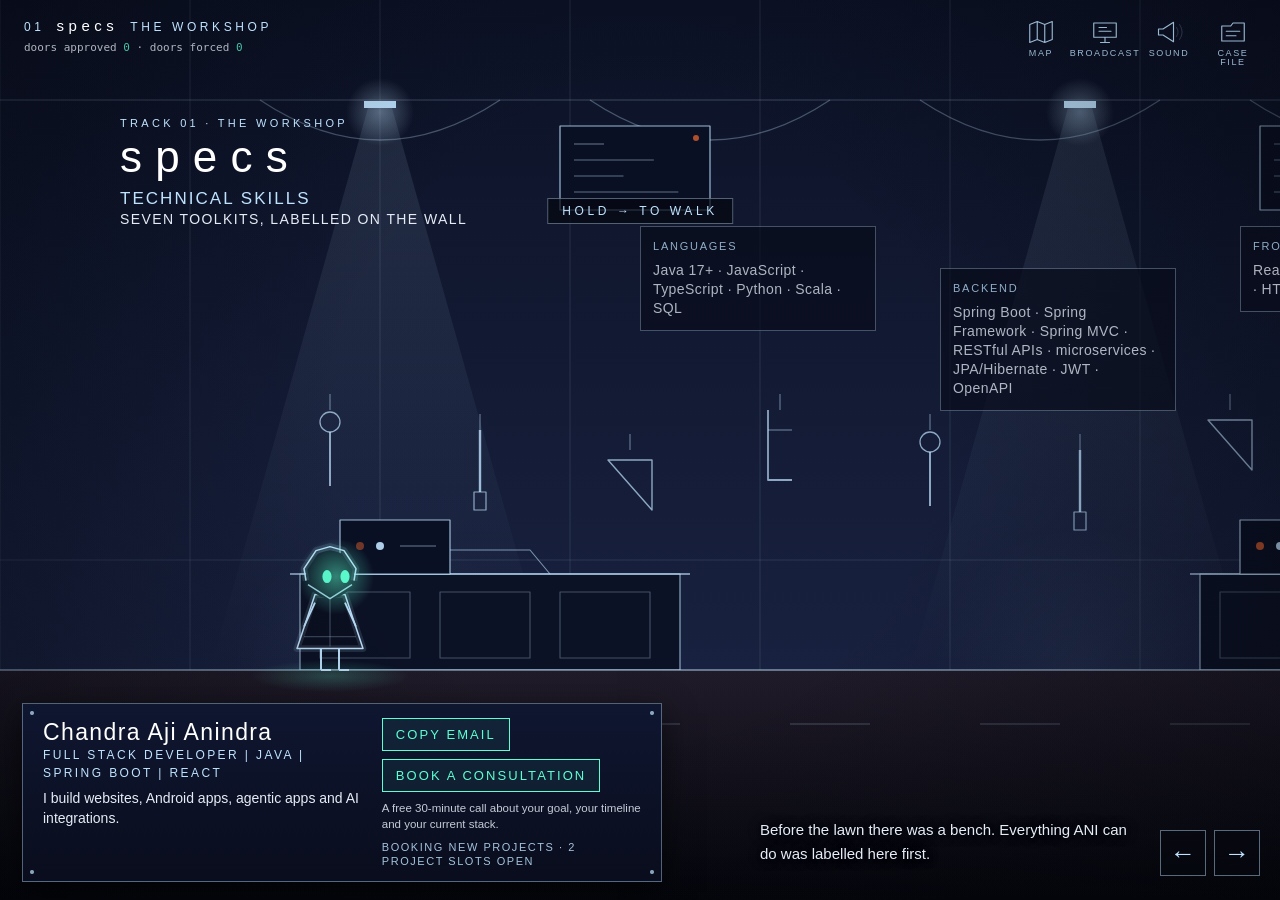
<file: index.html>
<!doctype html>
<html lang="en">
<head>
<meta charset="utf-8">
<meta name="viewport" content="width=device-width, initial-scale=1">
<title>Chandra Aji Anindra · Staging</title>
<meta name="description" content="Full Stack Developer | Java | Spring Boot | React. I build websites, Android apps, agentic apps and AI integrations.">
<script>document.documentElement.className='js'</script>
<style>:root{--night:#05070F;--near:#1B2440;--far:#0E1428;--ice:#BFE3FF;--rust:#C2562E;--mag:#FF3FA4;--mint:#5CFFD1;--text:#E6ECF5;
--cond:"Bahnschrift Condensed","DIN Condensed","Arial Narrow",sans-serif;--geo:"Century Gothic","Avenir Next",Futura,"Trebuchet MS",sans-serif;--mono:ui-monospace,"Cascadia Mono",Consolas,monospace}
*{box-sizing:border-box}
html,body{margin:0;height:100%;background:var(--night);color:var(--text);font:15px/24px var(--geo);font-variant-numeric:tabular-nums}
button{font:inherit;color:inherit;background:none;border:0;padding:0;cursor:pointer}
a{color:var(--mint)}
:focus-visible{outline:2px solid var(--mint);outline-offset:3px}
.sr{position:absolute;width:1px;height:1px;overflow:hidden;clip-path:inset(50%)}
[hidden]{display:none!important}

/* without scripts the page is the Plain Sheet */
#stage{display:none}
.js #stage{display:block;position:fixed;inset:0;overflow:hidden}
#scene{position:absolute;inset:0;overflow:hidden;touch-action:none;cursor:default}
#world-canvas{position:absolute;inset:0;width:100%;height:100%;display:block}
#world{position:absolute;inset:0;pointer-events:none}
#world>*{position:absolute;left:0;top:0;transform-origin:0 0;pointer-events:auto;will-change:transform}

/* things on the walls */
.sign{width:320px;text-align:left;padding:10px 12px 12px;background:rgba(8,12,26,.9);border:1px solid rgba(191,227,255,.42);font:14px/19px var(--cond);letter-spacing:.03em;color:var(--text);opacity:.74;transition:opacity .25s,box-shadow .25s,border-color .25s}
.sign b{display:block;font-weight:400;font-size:11px;letter-spacing:.16em;text-transform:uppercase;color:var(--ice);margin-bottom:5px}
.sign.lit,.sign:hover,.sign:focus-visible{opacity:1;border-color:var(--ice);box-shadow:0 0 22px rgba(191,227,255,.22),inset 0 0 18px rgba(191,227,255,.05)}
.sign.skill{width:236px}
.sign.voice{width:270px;border-color:rgba(255,63,164,.55);border-radius:14px 14px 14px 2px;font-family:var(--geo);font-size:13px;line-height:19px;letter-spacing:0}
.sign.voice b{color:var(--mag)}
.sign.voice.lit{border-color:var(--mag);box-shadow:0 0 22px rgba(255,63,164,.25)}
.sign.board b{color:var(--rust)}
.title{width:400px;pointer-events:none!important}
.title .no{font:11px/1 var(--cond);letter-spacing:.3em;color:var(--ice);text-transform:uppercase}
.title h2{margin:6px 0 10px;font:400 44px/1 var(--geo);letter-spacing:.3em;text-transform:lowercase;color:#fff}
.title p{margin:0;font:14px/20px var(--cond);letter-spacing:.1em;text-transform:uppercase}
.title .co{color:var(--ice);font-size:17px;letter-spacing:.12em}
.title .res{margin-top:8px;text-transform:none;letter-spacing:.03em;color:var(--text);border-left:2px solid var(--ice);padding-left:9px}
.stencil{white-space:nowrap;font:10px/1 var(--cond);letter-spacing:.34em;text-transform:uppercase;color:var(--ice);opacity:.5;pointer-events:none!important}
.hot{width:10px;height:10px}
.hot span{position:absolute;left:0;top:100%;white-space:nowrap;font:10px/1.2 var(--cond);letter-spacing:.16em;text-transform:uppercase;color:var(--ice);padding-top:5px}
.hot.craft span{top:auto;bottom:100%;padding:0 0 6px;text-align:left}
.hot.craft.feat span{font-size:12px;color:#fff}
.hot.craft.lit span{color:var(--mint)}
.hot.craft span i{display:block;font:11px/14px var(--geo);font-style:normal;letter-spacing:0;text-transform:none;color:var(--text);opacity:.8;white-space:normal;width:190px}
.hot.link span{color:var(--mint)}
.tag{font:10px/1 var(--mono);color:var(--ice);opacity:.8;pointer-events:none!important}
.frame-cap{width:290px;font:12px/17px var(--geo);color:var(--text);pointer-events:none!important}
.frame-cap b{display:block;font:400 11px/1 var(--cond);letter-spacing:.2em;text-transform:uppercase;color:var(--ice);margin-bottom:5px}
.ending{width:440px}
.ending h2{margin:0 0 12px;font:400 26px/34px var(--geo)}
.ending p{margin:0 0 8px;font-size:13px;line-height:20px}
.ending .acts{display:flex;gap:10px;flex-wrap:wrap;margin:14px 0 6px}

/* lit buttons */
.lit-btn,#copy,.book,#approve,#notyet,.map-extra button{display:inline-block;padding:7px 13px 6px;border:1px solid var(--mint);color:var(--mint);font:13px/18px var(--cond);letter-spacing:.16em;text-transform:uppercase;text-decoration:none;background:rgba(92,255,209,.06);white-space:nowrap}
.lit-btn:hover,#copy:hover,.book:hover,#approve:hover,.map-extra button:hover{background:rgba(92,255,209,.16);box-shadow:0 0 18px rgba(92,255,209,.25)}
#notyet{border-color:rgba(191,227,255,.5);color:var(--ice);background:none}

/* frame */
#hud{position:absolute;left:24px;top:18px;pointer-events:none}
#hud p{margin:0}
#track{font:12px/1 var(--cond);letter-spacing:.3em;text-transform:uppercase;color:var(--ice);display:flex;gap:12px;align-items:baseline}
#track-title{color:#fff;text-transform:lowercase;font:15px/1 var(--geo);letter-spacing:.3em}
#counter{margin-top:9px!important;font:11px/1 var(--mono);color:var(--text);opacity:.75}
#counter b{color:var(--mint);font-weight:400}
#frame{position:absolute;right:18px;top:12px;display:flex;gap:6px}
#frame button{width:58px;padding:5px 0 3px;display:flex;flex-direction:column;align-items:center;gap:2px;color:var(--ice);opacity:.8}
#frame button:hover,#frame button:focus-visible{opacity:1}
#frame svg{width:30px;height:30px;fill:none;stroke:currentColor;stroke-width:1.5;stroke-linejoin:round;stroke-linecap:round}
#frame span{font:9px/1 var(--cond);letter-spacing:.18em;text-transform:uppercase}
#b-horn .waves{opacity:.2}
#b-horn[aria-pressed=true]{color:var(--mint);opacity:1}
#b-horn[aria-pressed=true] .waves{opacity:1}
#narr{position:absolute;margin:0;left:max(760px,54vw);right:150px;bottom:34px;max-width:440px;font:15px/24px var(--geo);color:var(--text);text-shadow:0 0 12px var(--night),0 0 4px var(--night);pointer-events:none}
#hint{position:absolute;left:50%;top:22%;transform:translateX(-50%);margin:0;padding:6px 14px;font:12px/1 var(--cond);letter-spacing:.3em;text-transform:uppercase;color:var(--ice);border:1px solid rgba(191,227,255,.4);background:rgba(5,7,15,.7);pointer-events:none;transition:opacity .6s}
#walk{position:absolute;right:20px;bottom:24px;display:flex;gap:8px}
#walk button{width:46px;height:46px;border:1px solid rgba(191,227,255,.45);color:var(--ice);font:26px/40px var(--geo);background:rgba(5,7,15,.6);touch-action:none;user-select:none}
#walk button:active{background:rgba(191,227,255,.15)}

/* maker's plate */
#plate{position:absolute;left:22px;bottom:18px;width:min(700px,50vw);display:flex;gap:22px;align-items:flex-start;padding:14px 20px 13px;background:
radial-gradient(circle at 9px 9px,rgba(191,227,255,.7) 1.5px,transparent 2.5px),radial-gradient(circle at calc(100% - 9px) 9px,rgba(191,227,255,.7) 1.5px,transparent 2.5px),
radial-gradient(circle at 9px calc(100% - 9px),rgba(191,227,255,.7) 1.5px,transparent 2.5px),radial-gradient(circle at calc(100% - 9px) calc(100% - 9px),rgba(191,227,255,.7) 1.5px,transparent 2.5px),
linear-gradient(180deg,#0F1630,#090D1D);border:1px solid rgba(191,227,255,.4);box-shadow:0 10px 30px rgba(0,0,0,.6)}
#plate h1{margin:0;font:400 23px/28px var(--geo);letter-spacing:.06em;color:#fff}
#plate p{margin:0}
#plate .headline{font:12px/18px var(--cond);letter-spacing:.2em;text-transform:uppercase;color:var(--ice)}
#plate .pitch{margin-top:6px;font-size:14px;line-height:20px}
#plate .who{flex:1 1 55%}
#plate .acts{flex:1 1 45%;display:flex;flex-wrap:wrap;gap:8px;align-content:flex-start}
#plate .note,#plate .avail{flex:1 1 100%;font-size:11.5px;line-height:16px;opacity:.85}
#plate .avail{font:11px/14px var(--cond);letter-spacing:.14em;text-transform:uppercase;color:var(--ice)}

/* approval card */
#doorcard{position:absolute;left:0;top:0;transform-origin:0 0;width:330px;padding:14px 16px 16px;background:rgba(6,10,22,.95);border:1px solid var(--mint);box-shadow:0 0 30px rgba(92,255,209,.18)}
#doorcard p{margin:0 0 8px;font-size:13px;line-height:19px}
#doorcard code,#door-key{display:block;font:13px/19px var(--mono);color:var(--mint);margin-bottom:4px}
#door-key{color:var(--ice);opacity:.8}
#doorcard .row{display:flex;gap:10px;margin-top:12px}

/* card */
#card{position:absolute;right:20px;top:86px;width:390px;max-height:calc(100% - 320px);overflow:auto;padding:18px 20px 18px;background:rgba(6,10,22,.96);border:1px solid rgba(191,227,255,.5);box-shadow:0 14px 40px rgba(0,0,0,.6)}
#card-close,#map-close{position:absolute;right:8px;top:6px;width:32px;height:32px;font:22px/30px var(--geo);color:var(--ice)}
#card h2{margin:0 26px 4px 0;font:400 22px/28px var(--geo);color:#fff}
#card h3{margin:14px 0 2px;font:400 14px/20px var(--cond);letter-spacing:.16em;text-transform:uppercase;color:var(--ice)}
#card p{margin:0 0 8px;font-size:13.5px;line-height:21px}
#card .kick{font:11px/16px var(--cond);letter-spacing:.2em;text-transform:uppercase;color:var(--ice)}
#card .stack{font:12px/18px var(--mono);opacity:.85}
#card .links{display:flex;gap:10px;flex-wrap:wrap;margin-top:12px}
#card .seen{display:flex;flex-wrap:wrap;gap:4px 10px;align-items:baseline;font:11px/18px var(--cond);letter-spacing:.14em;text-transform:uppercase;color:var(--ice)}
#card .seen button{color:var(--mint);font:12px/18px var(--cond);letter-spacing:.08em;text-transform:uppercase;text-decoration:underline;text-underline-offset:3px}
#card.cast{border-color:var(--mag)}
#card.cast .kick{color:var(--mag)}
#reader{display:none}
#strip{display:none}

/* map */
#map{position:absolute;inset:0;background:rgba(5,7,15,.94)}
.map-head{position:absolute;left:6%;top:calc(42% - 150px);margin:0;font:400 22px/28px var(--geo);letter-spacing:.04em}
.plan{position:absolute;left:6%;width:88%;top:calc(42% - 55px);height:110px}
.room{position:absolute;top:0;height:100%;border:1.5px solid var(--ice);background:rgba(27,36,64,.5) center/cover no-repeat;text-shadow:0 0 8px #05070F,0 0 3px #05070F;color:var(--ice);font:400 22px/1 var(--geo)}
.room:hover,.room:focus-visible{background:rgba(92,255,209,.14);border-color:var(--mint);color:var(--mint)}
.room .lab{position:absolute;left:50%;transform:translateX(-50%);white-space:nowrap;text-align:center;font:12px/16px var(--cond);letter-spacing:.12em;text-transform:uppercase;color:var(--text)}
.room .lab small{display:block;font:11px/15px var(--mono);letter-spacing:0;text-transform:none;opacity:.8}
.room.up .lab{bottom:calc(100% + 12px)}
.room.dn .lab{top:calc(100% + 12px)}
.room.open,.room.apart{border-style:dashed;opacity:.8}
.axis{position:absolute;left:calc(6% + 88% * .10);width:calc(88% * .70);top:calc(42% + 100px);margin:0;display:none}
#map-summary{position:absolute;left:6%;top:calc(42% + 130px);width:min(760px,88%);margin:0;font-size:14px;line-height:22px;min-height:110px}
.map-extra{position:absolute;left:6%;bottom:5%;margin:0;display:flex;gap:10px;flex-wrap:wrap}

/* plain sheet */
#cv{background:#fff;color:#000;padding:20px 26px 40px;font:13.5px/20px var(--geo)}
.js #cv{display:none;position:fixed;inset:0;z-index:50;overflow:auto;background:#F4F6FA;color:#0B1022}
.js #cv.open,.js #cv:target{display:block}
#cv .cv-bar{display:none}
.js #cv .cv-bar{display:flex;justify-content:space-between;align-items:center;margin:0 0 6px;font:11px/1 var(--cond);letter-spacing:.24em;text-transform:uppercase}
#cv-close{border:1px solid #0B1022;padding:6px 12px;font:12px/1 var(--cond);letter-spacing:.16em;text-transform:uppercase}
#plain-content{max-width:1080px;margin:0 auto;columns:2 380px;column-gap:38px}
#plain-content h1{margin:0;font:400 28px/34px var(--geo);letter-spacing:.04em;column-span:all}
#plain-content h2{margin:16px 0 4px;font:400 13px/18px var(--cond);letter-spacing:.24em;text-transform:uppercase;border-bottom:1px solid currentColor}
#plain-content h3{margin:10px 0 0;font:700 13.5px/20px var(--geo)}
#plain-content p{margin:0 0 4px}
#plain-content ul{margin:2px 0 4px;padding-left:18px}
#plain-content section{break-inside:avoid}
#plain-content a,#cv a{color:#0B3F8C}
#cv :focus-visible{outline-color:#0B3F8C}

@media (max-width:760px){
  #scene{bottom:auto;height:55%}
  #hud{left:12px;top:10px}
  #track-place{display:none}
  #frame{right:4px;top:4px;gap:0}
  #frame button{width:42px}
  #frame span{display:none}
  #frame svg{width:26px;height:26px}
  #narr{left:12px;right:12px;bottom:8px;max-width:none;font-size:12.5px;line-height:18px}
  #hint{top:19.5%;white-space:nowrap}
  .hot.craft span{display:none}
  .hot.craft.lit span{display:block}
  #walk{display:none}
  .sign{width:30px!important;height:20px;padding:0;overflow:hidden;font-size:0;opacity:1;border-color:var(--ice)}
  .sign b{display:none}
  .sign.lit{background:var(--ice)}
  .title{width:300px}
  .title h2{font-size:26px}
  .title p{font-size:11px;line-height:15px}
  .title .co{font-size:13px}
  .title .res{display:none}
  .ending{width:290px}
  .ending h2{font-size:18px;line-height:24px}
  .hot.craft span i{display:none}
  #reader{display:block;position:absolute;left:0;right:0;top:55%;bottom:204px;overflow:auto;padding:10px 14px;font:14px/20px var(--cond);letter-spacing:.03em;border-top:1px solid rgba(191,227,255,.3);background:#070A16}
  #reader b{display:block;font-weight:400;font-size:11px;letter-spacing:.16em;text-transform:uppercase;color:var(--ice);margin-bottom:4px}
  #reader .dim{opacity:.6}
  #plate{left:0;right:0;bottom:40px;width:auto;height:164px;display:block;padding:9px 14px;border-width:1px 0;box-shadow:none;background:linear-gradient(180deg,#0F1630,#090D1D)}
  #plate h1{font-size:18px;line-height:22px}
  #plate .headline{font-size:10.5px;line-height:15px}
  #plate .pitch{font-size:12.5px;line-height:17px;margin:3px 0 7px}
  #plate .note,#plate .avail{font-size:10.5px;line-height:14px}
  #copy,.book{padding:6px 10px 5px;font-size:12px}
  #strip{display:flex;position:absolute;left:0;right:0;bottom:0;height:40px;background:#04060C;border-top:1px solid rgba(191,227,255,.3)}
  #strip button{flex:1;font:12px/40px var(--cond);letter-spacing:.1em;color:var(--ice);border-right:1px solid rgba(191,227,255,.15)}
  #strip button.on{background:rgba(191,227,255,.14);color:#fff}
  #doorcard{position:absolute;left:0!important;right:0;top:55%!important;bottom:40px;width:auto;transform:none!important;z-index:6;border-width:1px 0 0}
  #card{left:0;right:0;top:55%;bottom:0;width:auto;max-height:none;z-index:7;border-width:1px 0 0}
  .map-head{top:10px;left:14px;font-size:17px;right:44px}
  .plan{left:14px;right:14px;width:auto;top:74px;height:auto;position:absolute;display:flex;flex-direction:column;gap:5px}
  .room{position:relative;left:auto!important;height:34px;min-width:34px;font-size:15px;text-align:left;padding-left:8px}
  .room .lab,.room.up .lab,.room.dn .lab{left:calc(100% + 8px);top:2px;bottom:auto;transform:none;text-align:left;font-size:10.5px;line-height:14px}
  .room.wide .lab{left:auto;right:8px;text-align:right}
  .room .lab small{font-size:10px;line-height:13px}
  #map{overflow:auto}
  #map-summary{position:static;margin:400px 14px 12px;width:auto;font-size:12.5px;line-height:19px;min-height:0}
  .map-extra{position:static;margin:0 14px 20px}
}
@media (max-height:640px) and (min-width:761px){
  #plate{padding:9px 16px}
  #plate h1{font-size:19px;line-height:24px}
  #plate .pitch{font-size:13px;line-height:18px;margin-top:3px}
  #plate .note{display:none}
}
@media (prefers-reduced-motion:reduce){*{transition:none!important}}
@media print{
  #stage,.cv-bar,#live{display:none!important}
  html,body{height:auto;background:#fff}
  .js #cv,#cv{display:block!important;position:static;background:#fff;color:#000;padding:0;font-size:9.5pt;line-height:13pt}
  #plain-content{columns:2;column-gap:22pt;max-width:none}
  #plain-content a{color:#000;text-decoration:none}
  #plain-content h1{font-size:18pt}
}
</style>
</head>
<body>
<div id="stage">
  <div id="scene">
    <canvas id="world-canvas" aria-hidden="true"></canvas>
    <div id="world"></div>
    <p id="narr"></p>
  </div>

  <div id="hud">
    <p id="track"><span id="track-no">01</span><span id="track-title">boot</span><span id="track-place">The Lawn</span></p>
    <p id="counter">doors approved <b id="n-approved">0</b> · doors forced <b>0</b></p>
  </div>

  <div id="frame" role="group" aria-label="Controls on the frame">
    <button id="b-map" type="button" title="Map (M)"><svg viewBox="0 0 40 40" aria-hidden="true"><path d="M5 10l10-4 10 4 10-4v24l-10 4-10-4-10 4z M15 6v24 M25 10v24"/></svg><span>Map</span></button>
    <button id="b-cast" type="button" title="Replay the broadcast"><svg viewBox="0 0 40 40" aria-hidden="true"><path d="M5 8h30v19H5z M14 34h12 M20 27v7 M12 14h10 M12 19h16"/></svg><span>Broadcast</span></button>
    <button id="b-horn" type="button" aria-pressed="false" title="Loudspeaker: sound on or off"><svg viewBox="0 0 40 40" aria-hidden="true"><path d="M6 16h6l14-9v26l-14-9H6z"/><path class="waves" d="M30 14q4 6 0 12 M34 10q7 10 0 20"/></svg><span>Sound</span></button>
    <button id="b-file" type="button" title="Case file: the plain CV (?)"><svg viewBox="0 0 40 40" aria-hidden="true"><path d="M5 12h12l3-4h15v24H5z M11 19h18 M11 25h13"/></svg><span>Case file</span></button>
  </div>

  <div id="doorcard" hidden role="group" aria-label="ANI is asking for approval">
    <p class="who">ANI stops and looks at you.</p>
    <code id="door-call">open_door(to: "the hallway")</code>
    <p id="door-key" hidden>key: API_KEY</p>
    <div class="row"><button id="approve" type="button">Approve</button><button id="notyet" type="button">Not yet</button></div>
  </div>

  <aside id="card" hidden aria-label="Details">
    <button id="card-close" type="button" aria-label="Close">×</button>
    <div id="card-body"></div>
  </aside>

  <div id="reader" aria-hidden="true"></div>

  <section id="plate" aria-label="Maker's plate">
    <div class="who">
      <h1>Chandra Aji Anindra</h1>
      <p class="headline">Full Stack Developer | Java | Spring Boot | React</p>
      <p class="pitch">I build websites, Android apps, agentic apps and AI integrations.</p>
    </div>
    <div class="acts">
      <button id="copy" type="button">Copy email</button>
      <a id="book" class="book" href="mailto:chandra1293@live.com?subject=Consultation%20request&amp;body=My%20goal%3A%20%0AMy%20timeline%3A%20%0ATwo%20times%20that%20suit%20a%2030-minute%20call%3A%20">Book a consultation</a>
      <p class="note">A free 30-minute call about your goal, your timeline and your current stack.</p>
      <p class="avail">Booking new projects · 2 project slots open</p>
    </div>
  </section>

  <div id="walk" role="group" aria-label="Walk">
    <button id="walk-l" type="button" aria-label="Walk left">←</button>
    <button id="walk-r" type="button" aria-label="Walk right">→</button>
  </div>
  <p id="hint">hold → to walk</p>

  <div id="strip" role="group" aria-label="Tracks"></div>

  <div id="map" hidden role="dialog" aria-modal="true" aria-label="Map of the building">
    <button id="map-close" type="button" aria-label="Close map">×</button>
    <p class="map-head">It was one building all along.</p>
    <div class="plan" id="plan"></div>
    <p class="axis"><span>Feb 2017</span><span>Jul 2026</span></p>
    <p id="map-summary"></p>
    <p class="map-extra"><button id="map-air" type="button">The club craft · nine projects</button><button id="map-cast" type="button">The broadcast · four services</button></p>
  </div>
</div>

<div id="live" class="sr" aria-live="polite"></div>

<section id="cv" aria-labelledby="plain-heading" tabindex="-1">
  <p class="cv-bar"><span>Case file · subject's maker</span><button id="cv-close" type="button">Close</button></p>
  <div id="plain-content"><h1 id="plain-heading">Chandra Aji Anindra</h1><p>Full Stack Developer | Java | Spring Boot | React</p><p>Bekasi, Indonesia · Open to relocation</p><p>Full stack developer with 9+ years of professional experience building robust, scalable applications with Java, Spring Boot, and the Spring Framework. Designs and maintains RESTful APIs and works daily with relational databases: database design, efficient SQL, and performance tuning on PostgreSQL. Frontend development with JavaScript, TypeScript, and React. Experience includes e-commerce and payment platforms, AWS deployments, Git-based Agile delivery, and clean, design-pattern-driven code. Current focus adds Applied AI: a production MCP + Copilot Studio LLM integration.</p><h2>Experience</h2><section><h3>Alex Solutions · Full Stack Engineer (Data &amp; AI)</h3><p>Aug 2025 – Jul 2026 · Australia</p><ul><li>Owned feature development and production bug fixing across Java/Scala services, React interfaces, APIs, messaging, and relational and graph databases for an enterprise metadata-management platform.</li><li>Translated business requirements into implementation plans covering architecture, API and database changes, event flows, tests, and delivery. Created Mermaid flowcharts and sequence diagrams and used C4 diagrams to communicate system context, containers, and components.</li><li>Used JUnit and Jest in TDD workflows and Cypress for end-to-end validation before QA. Reviewed peer code and technical documents and helped enforce coding and documentation standards before merge.</li><li>Participated in stand-ups, sprint planning, refinement, and retrospectives, including leading daily stand-ups and sprint retrospectives when required.</li><li>Built User Operation Audit end to end across component event capture, data pipelines, database schemas, backend APIs, and dashboards, enabling analysis of user behavior, feature adoption, slow interactions, production issues, and roadmap priorities.</li><li>Integrated MCP with Copilot Studio so users could find table names, definitions, owners, and lineage through chat, then extended audit capture to measure chatbot-feature usage.</li><li>Managed parallel feature and release branches, resolved merge conflicts, and coordinated production hotfixes. Used Cursor for MCP and local-model testing and Codex, Claude Code, and in-house agents for implementation, testing, code review, and technical-document review.</li></ul><p>Stack: Java, Scala, React, TypeScript, PostgreSQL, Neo4j, Redis, RabbitMQ, JWT, Docker Compose, GitLab Runner, JUnit, Jest, Cypress, Mermaid, C4, MCP, Copilot Studio, Cursor, Codex, Claude Code</p></section><section><h3>PT Infosys Solusi Terpadu · Senior Backend Developer</h3><p>Jul 2023 – Jul 2025 · Client: Antam Logam Mulia</p><ul><li>Designed business-focused microservices for physical and digital gold transactions across purchase, buyback, orders, payments, inventory and delivery, back-office operations, and loyalty programs, with services communicating through REST APIs and ArtemisMQ.</li><li>Integrated payment providers and logistics partners to support payment processing and reliable physical-gold delivery workflows.</li><li>Used JPA/Hibernate for entity mapping, repositories, queries, custom ORM annotations, and encryption interceptors. Integrated Antam KMS to selectively encrypt customer names, phone numbers, and national IDs at rest for PDP compliance.</li><li>Produced technical designs and sequence diagrams using Visual Paradigm for backend workflows and third-party integrations. Participated in Scrum ceremonies, reviewed peer changes, and helped enforce coding standards.</li><li>Coordinated changes across parallel feature and release branches, resolved merge conflicts, and supported production hotfixes. Developed JUnit-based unit and integration tests to prevent regressions across transaction, payment, inventory, and delivery workflows.</li><li>Improved API response time by 50% for a service handling 10,000 daily transactions using Redis and event-driven processing, and reduced critical query execution time by 30% through indexing, optimized repository queries, and database views.</li><li>Designed ArtemisMQ asynchronous flows for peak-load resilience and architected OpenShift/Kubernetes microservices supporting 5x the peak transaction volume of the legacy platform.</li><li>Used GitHub Copilot and Cursor to support implementation, automated testing, and technical documentation.</li></ul><p>Stack: Java, Spring Boot, REST APIs, JPA/Hibernate, PostgreSQL, Redis, ArtemisMQ, JWT, KMS, Docker, Kubernetes, OpenShift, JUnit, Visual Paradigm, GitHub Copilot, Cursor, Git, CI/CD</p></section><section><h3>JULO · Infrastructure Engineer</h3><p>Oct 2022 – Jun 2023 · FinTech</p><ul><li>Maintained Alibaba Cloud infrastructure across VM and Kubernetes workloads. Created Helm charts and a staging VPC to validate networking, service connectivity, authorization, and monitoring before production handoff.</li><li>Supported VM-to-Kubernetes migrations that helped the platform operate above 99.95% uptime and reduced MTTD by 50% through Datadog, Sentry, Grafana, and Kibana dashboards and alerting.</li><li>Automated CI/CD with Ansible, Jenkins, and Docker, reducing manual deployment time by 40% and doubling deployment frequency.</li><li>Collaborated with Security on phishing-awareness simulations and with Support on a storage server for debt-collection call recordings.</li></ul><p>Stack: Alibaba Cloud, Kubernetes, Helm, Docker, Ansible, Jenkins, JWT, Datadog, Sentry, Grafana, Kibana</p></section><section><h3>Titipaja · Full Stack Developer</h3><p>May 2021 – Sep 2022 · Logistics</p><ul><li>Designed full-stack architecture using JavaScript and Node.js for user-facing flows, Java Spring Boot for backend services, and JPA/Hibernate, PostgreSQL, and Redis for persistence and caching.</li><li>Applied DDD across pickup, driver, warehouse and inbound, and storage domains. Produced technical designs and sequence diagrams using Visual Paradigm for logistics workflows and system interactions.</li><li>Applied TDD with JUnit and used JMeter for API stress testing.</li><li>Delivered pickup and inbound-management workflows that reduced manual scheduling effort by 60% and improved driver efficiency.</li><li>Improved real-time storage-tracking retrieval speed by 40% through PostgreSQL schema optimization, repository and query improvements, and Redis caching.</li><li>Integrated Kafka for asynchronous processing and deployed Dockerized applications to AWS EC2 and Kubernetes while handling troubleshooting, upgrades, and performance improvements.</li></ul><p>Stack: Java, Spring Boot, JPA/Hibernate, JWT, JavaScript, Node.js, PostgreSQL, Redis, Kafka, Docker, Kubernetes, AWS EC2, JUnit, JMeter, Visual Paradigm, DDD, TDD</p></section><section><h3>Prudential Indonesia · Backend Developer</h3><p>Nov 2019 – Apr 2021 · Finance</p><ul><li>Developed Spring Boot services, integrated Svelte-based interfaces, and used JPA/Hibernate for entity mapping, repositories, and database queries.</li><li>Produced technical designs and sequence diagrams using Visual Paradigm. Applied TDD with JUnit using red-green-refactor and Selenium for automated browser testing.</li><li>Participated in stand-ups, sprint planning, and retrospectives. Reviewed peer code and helped enforce coding standards before merge.</li><li>Developed a digital-signing website handling 100+ signatures weekly and automated policy-eligibility checks for 1,000+ officers, reducing physical branch queues by 50% and manual processing time by 30%.</li><li>Built reusable Java validation code and libraries adopted across teams, reducing duplicated validation logic and improving consistency.</li></ul><p>Stack: Java, Spring Boot, REST APIs, JPA/Hibernate, Svelte, Docker, Kubernetes, JUnit, Selenium, Visual Paradigm, TDD</p></section><section><h3>PT Firstwap International · Java Developer</h3><p>Jun 2018 – Sep 2019 · Communication</p><ul><li>Developed Java applications using Spring Boot, Spring MVC, JPA/Hibernate, and MySQL, contributing to analysis, architecture, implementation, testing, and debugging.</li><li>Applied TDD with JUnit using red-green-refactor and Selenium for automated browser testing.</li><li>Participated in stand-ups and sprint planning, reviewed peer code, and helped enforce coding standards before integration.</li><li>Built a high-speed CSV ingestion module processing millions of rows in under 10 minutes and maintained RabbitMQ-based subscriber-provisioning services for reliable asynchronous delivery.</li><li>Migrated services from Spring MVC on JBoss to Spring Boot and Docker.</li></ul><p>Stack: Java, Spring Boot, Spring MVC, JPA/Hibernate, MySQL, RabbitMQ, Docker, JBoss, JUnit, Selenium, TDD</p></section><section><h3>Gameloft Indonesia · C++ Programmer</h3><p>Feb 2017 – Jan 2018 · Entertainment</p><ul><li>Developed Iron Blade and Dead Rival using C++, Java, OpenGL, and an in-house engine while collaborating with designers, artists, and other programmers.</li><li>Optimized OpenGL rendering to increase frame rate by 50% on mid-range devices and implemented a lighting system that maintained 60 FPS on low-end devices, earning Employee of the Month.</li><li>Built interactive UI elements with Adobe Flash and a Python asset-compression pipeline to improve game-asset processing and delivery.</li></ul><p>Stack: C++, Java, OpenGL, Adobe Flash, Python, in-house game engine</p></section><h2>Services</h2><p>I build websites, Android apps, agentic apps and AI integrations.</p><section><h3>Websites</h3><p>React and TypeScript front ends, dashboards and full-stack web apps, from the first screen to deployment.</p></section><section><h3>Android apps</h3><p>Native, local-first Android apps in Kotlin and Jetpack Compose, including stylus input and native audio.</p></section><section><h3>Agentic apps</h3><p>Bounded agent workflows with typed tools and human approval gates, so the agent acts only when you say so.</p></section><section><h3>AI integration</h3><p>LLM features wired into a product you already have: chat over your own data, MCP servers, Copilot Studio and multiple model providers.</p></section><p><a href="mailto:chandra1293@live.com?subject=Consultation%20request&amp;body=My%20goal%3A%20%0AMy%20timeline%3A%20%0ATwo%20times%20that%20suit%20a%2030-minute%20call%3A%20">Book a consultation</a>. A free 30-minute call about your goal, your timeline and your current stack.</p><h2>Projects</h2><section><h3>Job Sequencer</h3><p>Human-in-the-loop job-search workbench · AI &amp; agents</p><p>Local-first dashboard turning a reviewed candidate profile and search preferences into ranked job shortlists, with document approval, application recording, and follow-ups under explicit user control. Bounded agent workflows with typed tools and approval gates.</p><p>React, TypeScript, Vite, Fastify, SQLite</p><p><a href="https://github.com/chndranndr/job-sequencer">View code</a></p></section><section><h3>MERATUS Fire Tracker</h3><p>Indonesia wildfire intelligence dashboard · Data &amp; geospatial</p><p>Lightweight geospatial dashboard ingesting and validating NASA FIRMS observations, sharding hotspots by region and date, and overlaying public concession datasets; last-known-good fallback and automated regression checks.</p><p>Python, JavaScript, Leaflet, GeoJSON, CI/CD</p><p><a href="https://chndranndr.github.io/fire-tracker/">Live demo</a> · <a href="https://github.com/chndranndr/fire-tracker">View code</a></p></section><section><h3>Kuskus</h3><p>A skill that makes a repository easier for coding agents to work in · AI &amp; agents</p><p>File-backed skill for Codex, pi and OMP that makes a repository easier for coding agents to understand, run, verify and maintain. Commands to initialise, check, reconcile and harden a repository; reuses the existing stack and tooling instead of imposing a fixed template.</p><p>Python, Codex skills, coding agents</p><p><a href="https://github.com/chndranndr/fuzzy-couscous">View code</a></p></section><section><h3>Clueless</h3><p>Screen-aware desktop assistant for Windows · AI &amp; agents</p><p>Windows desktop overlay for screen-aware technical help: captures the active display or a selected area and streams model answers into one timeline. Supports several model providers through restricted sessions. Development build, not a packaged release.</p><p>Electron, JavaScript, Pi SDK</p><p><a href="https://github.com/chndranndr/clueless">View code</a></p></section><section><h3>study-canvas</h3><p>Tablet-first Japanese learning workspace with stylus handwriting · Mobile &amp; native</p><p>Android-only, local-first learning app built around a large zoomable canvas, stylus handwriting and progressive hints. Recognition and grading are deterministic and run on the device; AI is an optional, generation-only addition.</p><p>Kotlin, Jetpack Compose, ML Kit Digital Ink, Room/SQLite, Gemini API</p><p><a href="https://github.com/chndranndr/study-canvas">View code</a></p></section><section><h3>Skotel</h3><p>Live-code music on an Android tablet, offline · Mobile &amp; native</p><p>Brings the Strudel live-coding language and editor to Android with a native audio engine, so music keeps playing in the background or with the screen locked.</p><p>C++, AAudio, QuickJS-NG, Android</p><p><a href="https://github.com/chndranndr/skotel">View code</a></p></section><section><h3>Forge World RPG</h3><p>Personal RPG story app with an AI narrator · AI &amp; agents</p><p>Personal RPG story app with a React front end and a local Node.js backend. SQLite holds saves, sessions, history and a ledger of AI usage; a guided world builder and an agent runtime drive the story. Works with Gemini, OpenRouter and custom OpenAI-compatible providers.</p><p>React, TypeScript, Vite, Node.js, SQLite, Vercel AI SDK</p><p><a href="https://github.com/chndranndr/forge-world-rpg">View code</a></p></section><section><h3>NihonCode</h3><p>Local-first Japanese practice app · Web apps</p><p>Japanese practice app that runs entirely in the browser: no account, no server, data stays on the device. Daily routine, kana, kanji, vocabulary and grammar drills scheduled with FSRS, plus XP and streaks, on curated datasets validated through a Zod gate.</p><p>TypeScript, FSRS, Zod, Web Speech API</p><p><a href="https://github.com/chndranndr/NihonCode">View code</a></p></section><section><h3>VerseMotion</h3><p>Local lyric-video renderer · Media tools</p><p>Turns a video, or a still image with audio, plus an .lrc lyric file into a kinetic-typography MP4. Runs on the user's machine, so media stays local.</p><p>JavaScript, Remotion</p><p><a href="https://github.com/chndranndr/VerseMotion">View code</a></p></section><p><a href="https://github.com/chndranndr">All repositories on GitHub</a></p><h2>Skills</h2><p><strong>Languages:</strong> Java 17+, JavaScript, TypeScript, Python, Scala, SQL</p><p><strong>Backend:</strong> Spring Boot, Spring Framework, Spring MVC, RESTful APIs, microservices, JPA/Hibernate, JWT, OpenAPI</p><p><strong>Frontend:</strong> React, JavaScript, TypeScript, HTML, CSS, Vite</p><p><strong>Data &amp; messaging:</strong> PostgreSQL, MySQL, Redis, MongoDB, Neo4j, Kafka, RabbitMQ, ArtemisMQ</p><p><strong>Delivery &amp; DevOps:</strong> Git, GitLab CI/CD, Docker, Kubernetes, OpenShift, Helm, Jenkins, Ansible, AWS, Agile/Scrum</p><p><strong>Applied AI:</strong> LLM applications, AI agents, RAG, MCP (Model Context Protocol), Copilot Studio, typed tool calling, approval gates</p><p><strong>Quality &amp; observability:</strong> TDD (JUnit, Jest, Selenium), code review, technical design documents, Datadog, Grafana, Sentry</p><h2>Education</h2><p>Universitas Jenderal Soedirman · Bachelor of Computer Science (Informatics Engineering) · 2012 – 2016</p><h2>Certification</h2><ul><li>AWS Academy Graduate – Cloud Foundations (Sep 2021)</li></ul><h2>Languages</h2><p>Indonesian: native; English: professional working proficiency, CEFR B2; Japanese: basic, currently studying</p><h2>Work authorization</h2><p>Indonesian citizen; requires employer-sponsored work authorization for overseas roles; open to relocation.</p><h2>Contact</h2><p><a href="mailto:chandra1293@live.com">chandra1293@live.com</a><br><a href="https://linkedin.com/in/chandra-anindra">LinkedIn</a> · <a href="https://github.com/chndranndr">GitHub</a></p></div>
</section>

<script id="cv-data" type="application/json">{"name":"Chandra Aji Anindra","role":"Full Stack Developer","headline":"Full Stack Developer | Java | Spring Boot | React","location":"Bekasi, Indonesia","relocation":"Open to relocation","contact":{"email":"chandra1293@live.com","linkedin":"https://linkedin.com/in/chandra-anindra","github":"https://github.com/chndranndr"},"summary":"Full stack developer with 9+ years of professional experience building robust, scalable applications with Java, Spring Boot, and the Spring Framework. Designs and maintains RESTful APIs and works daily with relational databases: database design, efficient SQL, and performance tuning on PostgreSQL. Frontend development with JavaScript, TypeScript, and React. Experience includes e-commerce and payment platforms, AWS deployments, Git-based Agile delivery, and clean, design-pattern-driven code. Current focus adds Applied AI: a production MCP + Copilot Studio LLM integration.","headlineMetrics":[{"value":"9+","label":"years of professional experience","source":"career"},{"value":"5x","label":"peak transaction volume supported","source":"infosys-antam"},{"value":"50%","label":"faster API responses at 10,000 daily transactions","source":"infosys-antam"},{"value":"30%","label":"cut in critical query execution time","source":"infosys-antam"},{"value":"99.95%","label":"uptime sustained through VM-to-Kubernetes migrations","source":"julo"},{"value":"2x","label":"deployment frequency","source":"julo"},{"value":"40%","label":"faster real-time retrieval","source":"titipaja"},{"value":"60%","label":"less manual scheduling effort","source":"titipaja"}],"skills":{"Languages":["Java 17+","JavaScript","TypeScript","Python","Scala","SQL"],"Backend":["Spring Boot","Spring Framework","Spring MVC","RESTful APIs","microservices","JPA/Hibernate","JWT","OpenAPI"],"Frontend":["React","JavaScript","TypeScript","HTML","CSS","Vite"],"Data & messaging":["PostgreSQL","MySQL","Redis","MongoDB","Neo4j","Kafka","RabbitMQ","ArtemisMQ"],"Delivery & DevOps":["Git","GitLab CI/CD","Docker","Kubernetes","OpenShift","Helm","Jenkins","Ansible","AWS","Agile/Scrum"],"Applied AI":["LLM applications","AI agents","RAG","MCP (Model Context Protocol)","Copilot Studio","typed tool calling","approval gates"],"Quality & observability":["TDD (JUnit, Jest, Selenium)","code review","technical design documents","Datadog","Grafana","Sentry"]},"experience":[{"id":"alex-solutions","company":"Alex Solutions","context":"Australia","title":"Full Stack Engineer (Data & AI)","start":"2025-08","end":"2026-07","stack":["Java","Scala","React","TypeScript","PostgreSQL","Neo4j","Redis","RabbitMQ","JWT","Docker Compose","GitLab Runner","JUnit","Jest","Cypress","Mermaid","C4","MCP","Copilot Studio","Cursor","Codex","Claude Code"],"bullets":["Owned feature development and production bug fixing across Java/Scala services, React interfaces, APIs, messaging, and relational and graph databases for an enterprise metadata-management platform.","Translated business requirements into implementation plans covering architecture, API and database changes, event flows, tests, and delivery. Created Mermaid flowcharts and sequence diagrams and used C4 diagrams to communicate system context, containers, and components.","Used JUnit and Jest in TDD workflows and Cypress for end-to-end validation before QA. Reviewed peer code and technical documents and helped enforce coding and documentation standards before merge.","Participated in stand-ups, sprint planning, refinement, and retrospectives, including leading daily stand-ups and sprint retrospectives when required.","Built User Operation Audit end to end across component event capture, data pipelines, database schemas, backend APIs, and dashboards, enabling analysis of user behavior, feature adoption, slow interactions, production issues, and roadmap priorities.","Integrated MCP with Copilot Studio so users could find table names, definitions, owners, and lineage through chat, then extended audit capture to measure chatbot-feature usage.","Managed parallel feature and release branches, resolved merge conflicts, and coordinated production hotfixes. Used Cursor for MCP and local-model testing and Codex, Claude Code, and in-house agents for implementation, testing, code review, and technical-document review."]},{"id":"infosys-antam","company":"PT Infosys Solusi Terpadu","context":"Client: Antam Logam Mulia","title":"Senior Backend Developer","start":"2023-07","end":"2025-07","stack":["Java","Spring Boot","REST APIs","JPA/Hibernate","PostgreSQL","Redis","ArtemisMQ","JWT","KMS","Docker","Kubernetes","OpenShift","JUnit","Visual Paradigm","GitHub Copilot","Cursor","Git","CI/CD"],"bullets":["Designed business-focused microservices for physical and digital gold transactions across purchase, buyback, orders, payments, inventory and delivery, back-office operations, and loyalty programs, with services communicating through REST APIs and ArtemisMQ.","Integrated payment providers and logistics partners to support payment processing and reliable physical-gold delivery workflows.","Used JPA/Hibernate for entity mapping, repositories, queries, custom ORM annotations, and encryption interceptors. Integrated Antam KMS to selectively encrypt customer names, phone numbers, and national IDs at rest for PDP compliance.","Produced technical designs and sequence diagrams using Visual Paradigm for backend workflows and third-party integrations. Participated in Scrum ceremonies, reviewed peer changes, and helped enforce coding standards.","Coordinated changes across parallel feature and release branches, resolved merge conflicts, and supported production hotfixes. Developed JUnit-based unit and integration tests to prevent regressions across transaction, payment, inventory, and delivery workflows.","Improved API response time by 50% for a service handling 10,000 daily transactions using Redis and event-driven processing, and reduced critical query execution time by 30% through indexing, optimized repository queries, and database views.","Designed ArtemisMQ asynchronous flows for peak-load resilience and architected OpenShift/Kubernetes microservices supporting 5x the peak transaction volume of the legacy platform.","Used GitHub Copilot and Cursor to support implementation, automated testing, and technical documentation."]},{"id":"julo","company":"JULO","context":"FinTech","title":"Infrastructure Engineer","start":"2022-10","end":"2023-06","stack":["Alibaba Cloud","Kubernetes","Helm","Docker","Ansible","Jenkins","JWT","Datadog","Sentry","Grafana","Kibana"],"bullets":["Maintained Alibaba Cloud infrastructure across VM and Kubernetes workloads. Created Helm charts and a staging VPC to validate networking, service connectivity, authorization, and monitoring before production handoff.","Supported VM-to-Kubernetes migrations that helped the platform operate above 99.95% uptime and reduced MTTD by 50% through Datadog, Sentry, Grafana, and Kibana dashboards and alerting.","Automated CI/CD with Ansible, Jenkins, and Docker, reducing manual deployment time by 40% and doubling deployment frequency.","Collaborated with Security on phishing-awareness simulations and with Support on a storage server for debt-collection call recordings."]},{"id":"titipaja","company":"Titipaja","context":"Logistics","title":"Full Stack Developer","start":"2021-05","end":"2022-09","stack":["Java","Spring Boot","JPA/Hibernate","JWT","JavaScript","Node.js","PostgreSQL","Redis","Kafka","Docker","Kubernetes","AWS EC2","JUnit","JMeter","Visual Paradigm","DDD","TDD"],"bullets":["Designed full-stack architecture using JavaScript and Node.js for user-facing flows, Java Spring Boot for backend services, and JPA/Hibernate, PostgreSQL, and Redis for persistence and caching.","Applied DDD across pickup, driver, warehouse and inbound, and storage domains. Produced technical designs and sequence diagrams using Visual Paradigm for logistics workflows and system interactions.","Applied TDD with JUnit and used JMeter for API stress testing.","Delivered pickup and inbound-management workflows that reduced manual scheduling effort by 60% and improved driver efficiency.","Improved real-time storage-tracking retrieval speed by 40% through PostgreSQL schema optimization, repository and query improvements, and Redis caching.","Integrated Kafka for asynchronous processing and deployed Dockerized applications to AWS EC2 and Kubernetes while handling troubleshooting, upgrades, and performance improvements."]},{"id":"prudential","company":"Prudential Indonesia","context":"Finance","title":"Backend Developer","start":"2019-11","end":"2021-04","stack":["Java","Spring Boot","REST APIs","JPA/Hibernate","Svelte","Docker","Kubernetes","JUnit","Selenium","Visual Paradigm","TDD"],"bullets":["Developed Spring Boot services, integrated Svelte-based interfaces, and used JPA/Hibernate for entity mapping, repositories, and database queries.","Produced technical designs and sequence diagrams using Visual Paradigm. Applied TDD with JUnit using red-green-refactor and Selenium for automated browser testing.","Participated in stand-ups, sprint planning, and retrospectives. Reviewed peer code and helped enforce coding standards before merge.","Developed a digital-signing website handling 100+ signatures weekly and automated policy-eligibility checks for 1,000+ officers, reducing physical branch queues by 50% and manual processing time by 30%.","Built reusable Java validation code and libraries adopted across teams, reducing duplicated validation logic and improving consistency."]},{"id":"firstwap","company":"PT Firstwap International","context":"Communication","title":"Java Developer","start":"2018-06","end":"2019-09","stack":["Java","Spring Boot","Spring MVC","JPA/Hibernate","MySQL","RabbitMQ","Docker","JBoss","JUnit","Selenium","TDD"],"bullets":["Developed Java applications using Spring Boot, Spring MVC, JPA/Hibernate, and MySQL, contributing to analysis, architecture, implementation, testing, and debugging.","Applied TDD with JUnit using red-green-refactor and Selenium for automated browser testing.","Participated in stand-ups and sprint planning, reviewed peer code, and helped enforce coding standards before integration.","Built a high-speed CSV ingestion module processing millions of rows in under 10 minutes and maintained RabbitMQ-based subscriber-provisioning services for reliable asynchronous delivery.","Migrated services from Spring MVC on JBoss to Spring Boot and Docker."]},{"id":"gameloft","company":"Gameloft Indonesia","context":"Entertainment","title":"C++ Programmer","start":"2017-02","end":"2018-01","stack":["C++","Java","OpenGL","Adobe Flash","Python","in-house game engine"],"bullets":["Developed Iron Blade and Dead Rival using C++, Java, OpenGL, and an in-house engine while collaborating with designers, artists, and other programmers.","Optimized OpenGL rendering to increase frame rate by 50% on mid-range devices and implemented a lighting system that maintained 60 FPS on low-end devices, earning Employee of the Month.","Built interactive UI elements with Adobe Flash and a Python asset-compression pipeline to improve game-asset processing and delivery."]}],"githubProfile":"https://github.com/chndranndr","offer":{"_note":"Used by studies 05 onward in place of `services` and `placeholder.rates`. No prices anywhere.","pitch":"I build websites, Android apps, agentic apps and AI integrations.","cta":{"label":"Book a consultation","note":"A free 30-minute call about your goal, your timeline and your current stack.","subject":"Consultation request"},"services":[{"id":"websites","name":"Websites","description":"React and TypeScript front ends, dashboards and full-stack web apps, from the first screen to deployment.","evidence":["job-sequencer","fire-tracker","nihoncode","titipaja"]},{"id":"android-apps","name":"Android apps","description":"Native, local-first Android apps in Kotlin and Jetpack Compose, including stylus input and native audio.","evidence":["study-canvas","skotel"]},{"id":"agentic-apps","name":"Agentic apps","description":"Bounded agent workflows with typed tools and human approval gates, so the agent acts only when you say so.","evidence":["job-sequencer","kuskus","clueless","alex-solutions"]},{"id":"ai-integration","name":"AI integration","description":"LLM features wired into a product you already have: chat over your own data, MCP servers, Copilot Studio and multiple model providers.","evidence":["alex-solutions","forge-world-rpg","kuskus"]}]},"projects":[{"id":"job-sequencer","name":"Job Sequencer","tagline":"Human-in-the-loop job-search workbench","category":"AI & agents","featured":true,"url":"https://github.com/chndranndr/job-sequencer","description":"Local-first dashboard turning a reviewed candidate profile and search preferences into ranked job shortlists, with document approval, application recording, and follow-ups under explicit user control. Bounded agent workflows with typed tools and approval gates.","stack":["React","TypeScript","Vite","Fastify","SQLite"]},{"id":"fire-tracker","name":"MERATUS Fire Tracker","tagline":"Indonesia wildfire intelligence dashboard","category":"Data & geospatial","featured":true,"url":"https://github.com/chndranndr/fire-tracker","demo":"https://chndranndr.github.io/fire-tracker/","description":"Lightweight geospatial dashboard ingesting and validating NASA FIRMS observations, sharding hotspots by region and date, and overlaying public concession datasets; last-known-good fallback and automated regression checks.","stack":["Python","JavaScript","Leaflet","GeoJSON","CI/CD"]},{"id":"kuskus","name":"Kuskus","tagline":"A skill that makes a repository easier for coding agents to work in","category":"AI & agents","featured":true,"url":"https://github.com/chndranndr/fuzzy-couscous","description":"File-backed skill for Codex, pi and OMP that makes a repository easier for coding agents to understand, run, verify and maintain. Commands to initialise, check, reconcile and harden a repository; reuses the existing stack and tooling instead of imposing a fixed template.","stack":["Python","Codex skills","coding agents"]},{"id":"clueless","name":"Clueless","tagline":"Screen-aware desktop assistant for Windows","category":"AI & agents","featured":false,"url":"https://github.com/chndranndr/clueless","description":"Windows desktop overlay for screen-aware technical help: captures the active display or a selected area and streams model answers into one timeline. Supports several model providers through restricted sessions. Development build, not a packaged release.","stack":["Electron","JavaScript","Pi SDK"]},{"id":"study-canvas","name":"study-canvas","tagline":"Tablet-first Japanese learning workspace with stylus handwriting","category":"Mobile & native","featured":false,"url":"https://github.com/chndranndr/study-canvas","description":"Android-only, local-first learning app built around a large zoomable canvas, stylus handwriting and progressive hints. Recognition and grading are deterministic and run on the device; AI is an optional, generation-only addition.","stack":["Kotlin","Jetpack Compose","ML Kit Digital Ink","Room/SQLite","Gemini API"]},{"id":"skotel","name":"Skotel","tagline":"Live-code music on an Android tablet, offline","category":"Mobile & native","featured":false,"url":"https://github.com/chndranndr/skotel","description":"Brings the Strudel live-coding language and editor to Android with a native audio engine, so music keeps playing in the background or with the screen locked.","stack":["C++","AAudio","QuickJS-NG","Android"]},{"id":"forge-world-rpg","name":"Forge World RPG","tagline":"Personal RPG story app with an AI narrator","category":"AI & agents","featured":false,"url":"https://github.com/chndranndr/forge-world-rpg","description":"Personal RPG story app with a React front end and a local Node.js backend. SQLite holds saves, sessions, history and a ledger of AI usage; a guided world builder and an agent runtime drive the story. Works with Gemini, OpenRouter and custom OpenAI-compatible providers.","stack":["React","TypeScript","Vite","Node.js","SQLite","Vercel AI SDK"]},{"id":"nihoncode","name":"NihonCode","tagline":"Local-first Japanese practice app","category":"Web apps","featured":false,"url":"https://github.com/chndranndr/NihonCode","description":"Japanese practice app that runs entirely in the browser: no account, no server, data stays on the device. Daily routine, kana, kanji, vocabulary and grammar drills scheduled with FSRS, plus XP and streaks, on curated datasets validated through a Zod gate.","stack":["TypeScript","FSRS","Zod","Web Speech API"]},{"id":"versemotion","name":"VerseMotion","tagline":"Local lyric-video renderer","category":"Media tools","featured":false,"url":"https://github.com/chndranndr/VerseMotion","description":"Turns a video, or a still image with audio, plus an .lrc lyric file into a kinetic-typography MP4. Runs on the user's machine, so media stays local.","stack":["JavaScript","Remotion"]}],"placeholder":{"_note":"Everything in this block is invented for the visual experiment. None of it is real. Remove the block before using a page for real.","availability":{"status":"Booking new projects","nextStart":"1 December 2026","capacity":"2 project slots open","timezone":"UTC+7, overlap with Tokyo and Sydney working hours","responseTime":"Replies within one working day"},"process":[{"step":1,"name":"Call","detail":"A 30-minute call about the goal, the deadline and the current stack."},{"step":2,"name":"Plan","detail":"A written plan with scope, milestones and a fixed quote within three days."},{"step":3,"name":"Build","detail":"Weekly demos, a shared board and a staging link from the first week."},{"step":4,"name":"Handover","detail":"Documentation, tests, deployment scripts and two weeks of support."}],"headlineStats":[{"value":"24","label":"projects delivered"},{"value":"11","label":"clients in 4 countries"},{"value":"4.9/5","label":"average client rating"},{"value":"96%","label":"delivered on schedule"}],"projectStats":{"job-sequencer":{"stars":412,"forks":38,"metric":"1,300+ applications tracked","version":"v0.9.2","updated":"Oct 2026"},"fire-tracker":{"stars":287,"forks":41,"metric":"2.1M hotspot records processed","version":"v1.4.0","updated":"Nov 2026"},"kuskus":{"stars":655,"forks":52,"metric":"Used in 140+ repositories","version":"v0.6.1","updated":"Oct 2026"},"clueless":{"stars":198,"forks":23,"metric":"4 model providers","version":"v0.3.0","updated":"Sep 2026"},"study-canvas":{"stars":96,"forks":9,"metric":"620 curated lesson cards","version":"v0.4.0","updated":"Sep 2026"},"skotel":{"stars":231,"forks":17,"metric":"Under 12 ms audio latency","version":"v0.5.3","updated":"Oct 2026"},"versemotion":{"stars":143,"forks":12,"metric":"5,200 videos rendered","version":"v0.8.0","updated":"May 2026"}},"testimonials":[{"quote":"He replaced a nightly job we were afraid to touch with something we no longer think about.","name":"Laras Wibisono","title":"Head of Engineering","company":"Sagara Pay"},{"quote":"The chatbot shipped in three weeks, and the audit trail was there from day one.","name":"Tomás Ferreira","title":"Product Lead","company":"Northwind Data"},{"quote":"Clear plans, weekly demos, no surprises on the invoice.","name":"Haruka Mizuno","title":"Founder","company":"Kumo Labs"}],"clients":["Sagara Pay","Northwind Data","Kumo Labs","Lintas Kargo","Verdant Maps","Arunika Health"],"faq":[{"q":"Do you work with teams outside Indonesia?","a":"Yes. Most work is remote, with daily overlap for Tokyo, Singapore and Sydney."},{"q":"Can you join an existing team?","a":"Yes, as a contractor on your board and in your repositories."},{"q":"Who owns the code?","a":"You do, from the first commit."}]},"education":[{"school":"Universitas Jenderal Soedirman","degree":"Bachelor of Computer Science (Informatics Engineering)","start":"2012","end":"2016"}],"certifications":["AWS Academy Graduate – Cloud Foundations (Sep 2021)"],"languages":[{"language":"Indonesian","level":"native"},{"language":"English","level":"professional working proficiency, CEFR B2"},{"language":"Japanese","level":"basic, currently studying"}],"workAuthorization":"Indonesian citizen; requires employer-sponsored work authorization for overseas roles; open to relocation."}</script>
<script>(() => {
'use strict';
const D = JSON.parse(document.getElementById('cv-data').textContent);
const $ = s => document.querySelector(s);
const mk = (tag, cls, html) => { const e = document.createElement(tag); if (cls) e.className = cls; if (html != null) e.innerHTML = html; return e; };
const esc = v => String(v).replace(/[&<>"]/g, c => ({ '&': '&amp;', '<': '&lt;', '>': '&gt;', '"': '&quot;' }[c]));
const clamp = (v, a = 0, b = 1) => Math.max(a, Math.min(b, v));
const lerp = (a, b, t) => a + (b - a) * t;
const ease = t => 1 - Math.pow(1 - clamp(t), 3);
const MON = ['Jan', 'Feb', 'Mar', 'Apr', 'May', 'Jun', 'Jul', 'Aug', 'Sep', 'Oct', 'Nov', 'Dec'];
const ym = s => { const [y, m] = s.split('-'); return MON[+m - 1] + ' ' + y; };
const mIdx = s => { const [y, m] = s.split('-').map(Number); return y * 12 + m - 1; };
const RMQ = matchMedia('(prefers-reduced-motion: reduce)');
let reduce = RMQ.matches || /[?&]still\b/.test(location.search);
RMQ.addEventListener('change', e => { reduce = e.matches; });

const roles = [...D.experience].reverse();
const AX0 = mIdx('2017-02'), AXN = mIdx('2026-07') - AX0 + 1;
const roleIdx = id => roles.findIndex(r => r.id === id);
const MAIL = $('#book').getAttribute('href');
const live = $('#live');
const say = t => { live.textContent = ''; setTimeout(() => { live.textContent = t; }, 30); };

/* ---------- layout: where each role's bullets hang ---------- */
// Role i lives in scene i + OFF (scene 0 is the workshop). Every bullet is a 320-wide sign on a 380 pitch, so a scene is as long as its role has bullets.
const OFF = 1, SPACE = 380, SIGN = 320;
const BX = roles.map((r, i) => Array.from({ length: r.bullets.length }, (_, j) => [900, 900, 640, 620, 620, 700, 720][i] + j * SPACE));
const lastEnd = i => BX[i][BX[i].length - 1] + SIGN;
const WSK = 640;                               // the workshop's skill signs start here, 300 apart
const MX = lastEnd(3) + 120;                   // the wall map, at the far end of the map room
const towerX = lastEnd(4) + 300;               // the control tower at the end of the airfield
const cats = [...new Set(D.projects.map(p => p.category))];
const CRX0 = 1960;                             // the craft hang over the club's crowd, right of the public screen, in two altitudes
const CR = []; { let x = CRX0; D.projects.forEach((p, j) => { const L = p.featured ? 215 : 150; CR.push({ p, x, L, cat: cats.indexOf(p.category), j, dy: j % 2 ? -228 : -378 }); x += Math.round(L * .62 + 50); }); }
const craftEnd = CR[CR.length - 1].x + CR[CR.length - 1].L;
const HX = lastEnd(6) + 200;                   // the house at the end of the road

/* ---------- the ten scenes ---------- */
const G = 670;
const SC = [
  { id: 'specs', place: 'The Workshop', w: WSK + (Object.keys(D.skills).length - 1) * 300 + 236 + 360, to: 'the lawn', narr: 'Before the lawn there was a bench. Everything ANI can do was labelled here first.' },
  { id: 'boot', place: 'The Lawn', w: lastEnd(0) + 360, to: 'the hallway', narr: 'ANI has always lived in the tidy town. Tonight there is something in the grass.' },
  { id: 'key', place: 'The Hallway', w: lastEnd(1) + 360, to: 'the alley', narr: 'The key fits. The corridor is long, and nobody said it would hum.' },
  { id: 'signs', place: 'The Alley', w: lastEnd(2) + 360, to: 'the map room', narr: 'The walls out here have names on them. ANI reads every one.' },
  { id: 'map', place: 'The Map Room', w: MX + 760, to: 'the airfield', narr: 'There is a map on the wall. ANI has never seen the town from above.' },
  { id: 'cargo', place: 'The Airfield', w: towerX + 90 + 380, to: 'the vault', narr: 'Lights sweep an empty field. The craft have gone, and the tower is still lit.' },
  { id: 'vault', place: 'The Vault', w: lastEnd(5) + 360, to: 'the road', narr: 'Past the airfield the drawers hum in rows. Everything in here has to arrive intact.' },
  { id: 'drive', place: 'The Road', w: HX + 420, to: 'the club', narr: 'The lights behind get smaller. ANI watches the signs go by until its eyes close.' },
  { id: 'crowd', place: 'The Club', w: craftEnd + 420, to: 'what comes next', narr: 'Another planet, and the music is still going. Nine small craft hang over the crowd, and the crowd is cheering them.' },
  { id: 'untitled', place: 'Not written yet', w: 2300, to: '', narr: 'Morning. Nobody has drawn this part.' }
];
const WORK = 0, LAWN = 1, HALL = 2, ALLEY = 3, MAPR = 4, AIR = 5, VAULT = 6, ROAD = 7, CLUB = 8, LAST = SC.length - 1, DOORS = LAST;
let TOTAL = 0; SC.forEach(sc => { sc.x0 = TOTAL; TOTAL += sc.w; });
const doorX = i => SC[i + 1].x0;
const trackNo = i => String(i + 1).padStart(2, '0');

/* ---------- state ---------- */
const cam = { x: 0, cx: 720 };
const ani = { x: 330, dir: 1, ph: 0, blink: 0, nextBlink: 2, nod: 0, wave: 0, dance: 0, target: null, fast: false, moving: false };
const keys = { l: false, r: false };
let hold = 0, mouseWX = 0, mouseIn = false;
let cur = -1, hasKey = false, camClicks = 0, camAwake = false, revealed = false, castSeen = false, sync = 0;
const approved = Array(DOORS).fill(false), doorOpen = Array(DOORS).fill(0);
let askDoor = -1, declined = -1, cardProject = null, lit = null, hintGone = false;
let T = 0, intro = 0, introAt = null;
const E = [0, 0, 0, 0];
const flags = { triOnly: false, alarm: false };

/* ---------- world DOM ---------- */
const world = $('#world'), els = [], stops = [];
function put(el, sc, lx, y, kind, w = 0, h = 0) { world.appendChild(el); const o = { el, sc, x: SC[sc].x0 + lx, y, kind, w, h }; els.push(o); return o; }
function sign(sc, lx, y, head, text, cls) {
  const b = mk('button', 'sign' + (cls ? ' ' + cls : ''), `<b>${esc(head)}</b>${esc(text)}`); b.type = 'button';
  const o = put(b, sc, lx, y, 'sign'); o.head = head; o.text = text; o.mid = cls === 'skill' ? 118 : 160;
  b.addEventListener('click', () => walkTo(o.x + o.mid, true));
  b.addEventListener('focus', () => walkTo(o.x + o.mid, true));
  stops.push(o.x + o.mid); return o;
}
function hot(sc, lx, y, w, h, label, aria, cls, tag = 'button') {
  const b = mk(tag, 'hot' + (cls ? ' ' + cls : ''), label ? `<span>${label}</span>` : ''); if (tag === 'button') b.type = 'button';
  if (aria) b.setAttribute('aria-label', aria);
  return put(b, sc, lx, y, 'hot', w, h);
}
roles.forEach((r, i) => {
  const si = i + OFF, m = D.headlineMetrics.filter(x => x.source === r.id);
  const t = mk('div', 'title', `<p class="no">track ${trackNo(si)} · ${esc(SC[si].place)}</p><h2>${SC[si].id}</h2><p class="co">${esc(r.company)}</p><p>${esc(r.context)} · ${esc(r.title)}</p><p>${ym(r.start)} – ${ym(r.end)}</p>` +
    (m.length ? `<p class="res">Measured here: ${m.map(x => esc(x.value + ' ' + x.label)).join('; ')}.</p>` : ''));
  const o = put(t, si, 120, 118, 'title'); o.head = `Track ${trackNo(si)} · ${SC[si].id} · ${r.company}`; o.text = `${r.title} · ${r.context} · ${ym(r.start)} – ${ym(r.end)}` + (m.length ? ` · Measured here: ${m.map(x => x.value + ' ' + x.label).join('; ')}.` : ''); o.mid = 200;
  r.bullets.forEach((b, j) => sign(si, BX[i][j], i === 6 ? 150 : 232, `${r.company} · sign ${j + 1} of ${r.bullets.length}`, b));
  put(mk('div', 'stencil', esc(r.stack.join('  ·  '))), si, 560, G + 20, 'stencil');
  stops.push(SC[si].x0 + 330);
});
// the workshop: the technical skills, one sign per group
{
  const t = mk('div', 'title', `<p class="no">track ${trackNo(WORK)} · ${esc(SC[WORK].place)}</p><h2>${SC[WORK].id}</h2><p class="co">Technical Skills</p><p>Seven toolkits, labelled on the wall</p>`);
  const o = put(t, WORK, 120, 118, 'title'); o.head = `Track ${trackNo(WORK)} · ${SC[WORK].id} · Technical Skills`; o.text = Object.keys(D.skills).join(', ') + '.'; o.mid = 200;
  Object.entries(D.skills).forEach(([kk, v], j) => sign(WORK, WSK + j * 300, j % 2 ? 268 : 226, kk, v.join(' · '), 'skill'));
  stops.push(SC[WORK].x0 + 330);
}
// the lawn
const camBtn = hot(LAWN, 566, 380, 80, 50, '', 'Surveillance camera, dark for the night');
const keyTag = put(mk('span', 'tag', 'API_KEY'), LAWN, 1336, G - 46, 'tag');
// the map room
const mapHot = hot(MAPR, MX, 200, 360, 270, '', 'The map on the wall');
// the airfield keeps its control tower (the GitHub profile)
{ const o = hot(AIR, towerX - 20, G - 350, 90, 350, 'Control tower · GitHub profile', '', 'link', 'a'); o.el.href = D.githubProfile; stops.push(o.x + 40); }
// the club: its own place, after the road, with no role of its own. The departures board hangs by the gate; the craft hover over the crowd.
const screenHot = hot(CLUB, 1500, 170, 380, 230, 'Public screen · the broadcast', 'Public screen: play the broadcast');
const av = D.placeholder.availability;
sign(CLUB, 880, 300, 'Departures', `Next departure: ${av.nextStart}. ${av.status}, ${av.capacity}. ${av.responseTime}. ${av.timezone}.`, 'board');
CR.forEach(c => {
  const o = hot(CLUB, c.x, G - 82 + c.dy, c.L, 78, esc(c.p.name) + (c.p.featured ? `<i>${esc(c.p.tagline)}</i>` : ''), `${c.p.name}: ${c.p.tagline}`, 'craft' + (c.p.featured ? ' feat' : ''));
  if (!c.p.featured && c.j % 2) o.el.firstChild.style.paddingBottom = '24px';
  o.el.addEventListener('click', () => openProject(c, o.el)); c.o = o; o.mid = c.L / 2; o.head = `${c.p.name} · ${c.p.category}`; o.text = `${c.p.tagline}. Select the craft to open it.`; stops.push(o.x + c.L / 2);
});
// untitled
D.placeholder.process.forEach((p, j) => put(mk('div', 'frame-cap', `<b>frame ${p.step} · ${esc(p.name)}</b>${esc(p.detail.replace('scope, milestones and a fixed quote', 'scope and milestones'))}`), LAST, 260 + j * 330, 446, 'cap'));
{
  const e = mk('div', 'ending', `<h2>What happens next is yours to decide.</h2><p>${esc(D.relocation)}. ${esc(D.languages.map(l => l.language + ' (' + l.level + ')').join(', '))}.</p><p>${esc(D.workAuthorization)}</p>` +
    `<div class="acts"><button type="button" class="lit-btn" data-copy>Copy email</button><a class="lit-btn" href="${esc(MAIL)}">${esc(D.offer.cta.label)}</a></div><p>${esc(D.offer.cta.note)}</p><p><a href="${esc(D.contact.linkedin)}">LinkedIn</a> · <a href="${esc(D.contact.github)}">GitHub</a></p>`);
  const o = put(e, LAST, 1640, 190, 'ending'); o.head = 'What happens next is yours to decide.'; o.text = D.relocation + '. ' + D.offer.cta.note; o.mid = 200; stops.push(o.x + 100); stops.push(SC[LAST].x0 + 330);
}
for (let i = 0; i < DOORS; i++) { stops.push(doorX(i) - 98); stops.push(doorX(i) + 34); }
stops.sort((a, b) => a - b);

/* ---------- seeded scenery ---------- */
function rng(a) { return () => { a |= 0; a = a + 0x6D2B79F5 | 0; let t = Math.imul(a ^ a >>> 15, 1 | a); t = t + Math.imul(t ^ t >>> 7, 61 | t) ^ t; return ((t ^ t >>> 14) >>> 0) / 4294967296; }; }
const S = {};
{
  let r = rng(11);
  S.stars0 = Array.from({ length: 58 }, () => [r() * (SC[LAWN].w - 250), 30 + r() * 300]);
  const rx = SC[LAWN].w + 160; S.ridge = [0, G]; for (let x = 0; x <= rx; x += 140) S.ridge.push(x, G - 90 - r() * 130); S.ridge.push(rx, G);
  S.houses = [[330, 150, 150, 70], [640, 190, 190, 90], [1010, 140, 130, 64], [1250, 210, 170, 96], [1560, 150, 140, 70], [1830, 170, 150, 72], [2060, 190, 180, 88]];
  S.trees = [270, 560, 900, 1190, 1480, 1730, 1990, 2180].map(x => [x, 70 + r() * 60]);
  S.grass = Array.from({ length: 110 }, () => [r() * (SC[LAWN].w - 250), 4 + r() * 9]);
  r = rng(22); S.cables1 = Array.from({ length: 18 }, () => { const x = 100 + r() * (SC[HALL].w - 500); return [x, x + 120 + r() * 260, 60 + r() * 180]; });
  S.boxes1 = [420, 1280, 1560, 2120, 2520, 2840];
  r = rng(33); S.streaks = Array.from({ length: 100 }, () => [r() * SC[ALLEY].w, r() * 380, 40 + r() * 200]);
  S.mach = []; for (let x = 420; x < SC[ALLEY].w - 200; x += 330 + r() * 260) S.mach.push([x, 90 + r() * 110, 70 + r() * 80, r()]);
  S.snakes = Array.from({ length: 24 }, () => [r() * SC[ALLEY].w, 90 + r() * 240, (r() - .5) * 120]);
  r = rng(44); S.racks = [1900, 2480]; S.crates = Array.from({ length: 9 }, (_, j) => [470 + j * 150 + r() * 40, 40 + r() * 50, 50 + r() * 60]);
  r = rng(55); S.stars = Array.from({ length: 150 }, () => [r(), r() * 520, 1 + r() * 4, r() * 6]);
  S.towers = [700, 1500, 2300, 3100, 3800, 4600].map(x => [x, 260 + r() * 200]);
  r = rng(66); S.bld = []; for (let x = -200; x < SC[CLUB].w + 350; x += 110 + r() * 150) S.bld.push([x, 90 + r() * 110, 120 + r() * 330, r()]);
  S.crowd = []; for (let x = 1420; x < SC[CLUB].w - 300; x += 34 + r() * 26) S.crowd.push([x, 78 + r() * 34, r() * 6.3, r() < .4 ? 1 : 0, r()]);
  r = rng(77); S.bld2 = []; for (let x = -200; x < SC[ROAD].w + 200; x += 90 + r() * 120) S.bld2.push([x, 70 + r() * 100, 60 + r() * 260, r()]);
  S.neon = [[420, 0], [960, 1], [1420, 2], [1880, 0], [2260, 1]]; for (let x = 2700, j = 2; x < HX - 200; x += 440, j++) S.neon.push([x, j % 3]);
}
const smoke = [];

/* ---------- drawing ---------- */
const cv = $('#world-canvas'), mainCtx = cv.getContext('2d');
let g = mainCtx, ds = 1, Wpx = 0, Hpx = 0, s = 1, dpr = 1, VW = 1440, compact = false, kS = 1;
const C = { night: '#05070F', near: '#1B2440', far: '#0E1428', ice: '#BFE3FF', rust: '#C2562E', mag: '#FF3FA4', mint: '#5CFFD1', dark: '#0B1022' };
const rgba = (hex, a) => `rgba(${parseInt(hex.slice(1, 3), 16)},${parseInt(hex.slice(3, 5), 16)},${parseInt(hex.slice(5, 7), 16)},${a})`;
const lw = u => Math.max(u, 1.1 / ds);
function P_(p, close) { g.beginPath(); g.moveTo(p[0], p[1]); for (let i = 2; i < p.length; i += 2) g.lineTo(p[i], p[i + 1]); if (close) g.closePath(); }
function line(p, col = C.ice, a = 1, w = 1.5, close = false) { P_(p, close); g.strokeStyle = col; g.lineJoin = 'round'; g.globalAlpha = a * .13; g.lineWidth = lw(w * 4.5); g.stroke(); g.globalAlpha = a; g.lineWidth = lw(w); g.stroke(); g.globalAlpha = 1; }
function thin(p, col = C.ice, a = 1, w = 1.1, close = false) { P_(p, close); g.strokeStyle = col; g.globalAlpha = a; g.lineWidth = lw(w); g.stroke(); g.globalAlpha = 1; }
function poly(p, fill, a = 1) { P_(p, true); g.globalAlpha = a; g.fillStyle = fill; g.fill(); g.globalAlpha = 1; }
function box(x, y, w, h, fill, col, a = 1) { if (fill) { g.fillStyle = fill; g.fillRect(x, y, w, h); } if (col) thin([x, y, x + w, y, x + w, y + h, x, y + h], col, a, 1.2, true); }
function circ(x, y, r, col, a = 1, fill) { g.beginPath(); g.arc(x, y, Math.max(.1, r), 0, 6.3); g.globalAlpha = a; if (fill) { g.fillStyle = fill; g.fill(); } if (col) { g.strokeStyle = col; g.lineWidth = lw(1.3); g.stroke(); } g.globalAlpha = 1; }
function halo(x, y, r, col, a) { const gr = g.createRadialGradient(x, y, 0, x, y, r); gr.addColorStop(0, rgba(col, a)); gr.addColorStop(1, rgba(col, 0)); g.fillStyle = gr; g.fillRect(x - r, y - r, r * 2, r * 2); }
function cone(x, y, ht, hb, h, col, a, dx = 0) { const gr = g.createLinearGradient(0, y, 0, y + h); gr.addColorStop(0, rgba(col, a)); gr.addColorStop(1, rgba(col, 0)); g.fillStyle = gr; P_([x - ht, y, x + ht, y, x + dx + hb, y + h, x + dx - hb, y + h], true); g.fill(); }
function vgrad(y0, y1, c0, c1, x, w) { const gr = g.createLinearGradient(0, y0, 0, y1); gr.addColorStop(0, c0); gr.addColorStop(1, c1); g.fillStyle = gr; g.fillRect(x, y0, w, y1 - y0); }
function lamp(x, y, a = 1) { box(x - 16, y - 7, 32, 7, C.ice); cone(x, y, 12, 170, G - y, C.ice, .15 * a); halo(x, G + 4, 150, C.ice, .07 * a); halo(x, y + 4, 34, C.ice, .5 * a); }
function floor(w, tint) { vgrad(G, 900, '#0D1428', '#04060C', 0, w); if (tint) { vgrad(G, 900, rgba(tint, .10), rgba(tint, 0), 0, w); } thin([0, G, w, G], C.ice, .6, 1.4); }
function posts(lx, wU, top) { thin([lx + 18, top, lx + 18, G], C.ice, .3); thin([lx + wU - 18, top, lx + wU - 18, G], C.ice, .3); }
const fx = (sc, lx, p) => lx + (1 - p) * (cam.x + cam.cx - sc.x0 - lx);
const signW = () => 320 * kS / s;

const P = [];
// 1 · specs · The Workshop (technical skills): the bench where ANI was assembled
P[WORK] = sc => {
  const w = sc.w;
  vgrad(0, G, '#0C1226', '#18213F', 0, w);
  for (let x = 0; x < w; x += 190) thin([x, 0, x, G], C.ice, .07 + .05 * E[0]);
  thin([0, 100, w, 100], C.ice, .25); thin([0, 560, w, 560], C.ice, .12);
  // cables sagging from the ceiling rail, and a monitor now and then whose lines follow the pulse
  for (let x = 260; x < w - 200; x += 330) { g.beginPath(); g.moveTo(x, 100); g.quadraticCurveTo(x + 120, 100 + 80 + (x % 5) * 8, x + 240, 100); g.strokeStyle = C.ice; g.globalAlpha = .32; g.lineWidth = lw(1.3); g.stroke(); g.globalAlpha = 1; }
  for (let x = 560, q = 0; x < w - 300; x += 700, q++) { box(x, 126, 150, 84, '#0A1024', C.ice, .8); for (let r = 0; r < 4; r++) { const len = 30 + ((q * 37 + r * 53) % 80) * (.6 + .4 * (r % 2 ? E[1] : E[2])); thin([x + 14, 144 + r * 16, x + 14 + len, 144 + r * 16], C.ice, .45); } circ(x + 136, 138, 3, null, .3 + .7 * E[1], C.rust); }
  for (let x = 380; x < w; x += 700) lamp(x, 108, .6 + .2 * E[1]);
  // pegboard along the wall, with tool outlines on pegs
  for (let x = 330, j = 0; x < w - 250; x += 150, j++) {
    const y = 410 + (j % 3) * 20, t = j % 4;
    thin([x, y - 16, x, y], C.ice, .5);
    if (t === 0) { circ(x, y + 12, 10, C.ice, .7); thin([x, y + 22, x, y + 76], C.ice, .7, 2); }
    else if (t === 1) { thin([x, y, x, y + 62], C.ice, .8, 2.4); box(x - 6, y + 62, 12, 18, null, C.ice, .7); }
    else if (t === 2) thin([x - 22, y + 10, x + 22, y + 10, x + 22, y + 60], C.ice, .7, 1.4, true);
    else { thin([x - 12, y, x - 12, y + 70, x + 12, y + 70], C.ice, .7, 1.8); thin([x - 12, y + 20, x + 12, y + 20], C.ice, .5); }
  }
  // benches with a test rig each
  for (let x = 300, q = 0; x < w - 700; x += 900, q++) {
    box(x, G - 96, 380, 96, '#0C1226', C.ice, .7); thin([x - 10, G - 96, x + 390, G - 96], C.ice, .8, 1.6);
    for (let d = 0; d < 3; d++) thin([x + 20 + d * 120, G - 78, x + 110 + d * 120, G - 78, x + 110 + d * 120, G - 12, x + 20 + d * 120, G - 12], C.ice, .3, 1, true);
    box(x + 40, G - 150, 110, 54, '#0A1024', C.ice, .8); circ(x + 60, G - 124, 4, null, .3 + .7 * (q % 2 ? E[1] : E[2]), C.rust); circ(x + 80, G - 124, 4, null, .3 + .7 * E[1], C.ice); thin([x + 100, G - 124, x + 136, G - 124], C.ice, .5);
    thin([x + 150, G - 120, x + 230, G - 120, x + 250, G - 96], C.ice, .6);
  }
  // an empty raincoat on a hook by the door: ANI's, before ANI
  const hx = w - 330; thin([hx, 330, hx, 366], C.ice, .6); circ(hx, 392, 22, C.ice, .45, '#0A1024'); poly([hx - 26, 408, hx - 52, 560, hx + 52, 560, hx + 26, 408], '#0E1634'); line([hx - 26, 408, hx - 52, 560, hx + 52, 560, hx + 26, 408], C.ice, .7, 1.4, true); thin([hx, 414, hx, 556], C.ice, .25);
  floor(w, C.rust); for (let x = 220; x < w; x += 190) thin([x, G + 54, x + 80, G + 54], C.ice, .14, 2);
};
// 2 · boot · The Lawn
P[LAWN] = sc => {
  const w = sc.w;
  vgrad(0, G, '#0A1026', '#18245A', 0, w);
  for (let x = 0; x < w; x += 260) thin([x, 0, x, G], C.ice, .09);
  thin([0, 340, w, 340], C.ice, .06);
  S.stars0.forEach(([x, y]) => { thin([x - 5, y, x + 5, y], C.ice, .55); thin([x, y - 5, x, y + 5], C.ice, .55); });
  halo(1090, 150, 200, C.ice, .14); circ(1090, 150, 58, C.ice, .9, '#22306A'); circ(1072, 136, 10, C.ice, .25); circ(1108, 170, 6, C.ice, .25);
  thin([1054, 104, 1010, 0], C.ice, .35); thin([1126, 104, 1170, 0], C.ice, .35);
  [[500, 330, 190], [640, 120, 150], [1380, 230, 210], [1660, 110, 140], [2000, 260, 190]].forEach(([cx, cy, cw], j) => { const x = cx + (reduce ? 0 : Math.sin(T * .35 + j * 1.7) * 5), a = clamp(intro * 5 - j * .6); if (!a) return;
    thin([x + cw * .25, cy - 26, x + cw * .25, 0], C.ice, .3 * a); thin([x + cw * .75, cy - 24, x + cw * .75, 0], C.ice, .3 * a);
    const cl = [x, cy, x + cw * .12, cy - 18, x + cw * .3, cy - 30, x + cw * .5, cy - 20, x + cw * .68, cy - 34, x + cw * .9, cy - 14, x + cw, cy]; poly(cl, '#1C2A66', a); line(cl, C.ice, .8 * a, 1.3, true); thin([x + cw * .3, cy - 30, x + cw * .4, cy], C.ice, .2 * a); thin([x + cw * .68, cy - 34, x + cw * .6, cy], C.ice, .2 * a); });
  for (let j = 0; j < 12; j++) { const x = fx(sc, 80 + j * 230, .75), h = 60 + (j * 37 % 50), bw = 90 + (j * 53 % 40); poly([x, G, x, G - h, x + bw / 2, G - h - 34, x + bw, G - h, x + bw, G], '#111C46'); thin([x, G, x, G - h, x + bw / 2, G - h - 34, x + bw, G - h, x + bw, G], C.ice, .22); box(x + bw * .4, G - h + 14, 12, 14, rgba(C.ice, .22)); }
  const rd = []; for (let i = 0; i < S.ridge.length; i += 2) rd.push(fx(sc, S.ridge[i], .6), S.ridge[i + 1]);
  poly(rd, '#111B42'); thin(rd.slice(2, -2), C.ice, .3);
  S.trees.forEach(([x, h], j) => { const a = clamp(intro * 8 - j * .7); if (!a) return; poly([x - 26, G, x, G - h, x + 26, G], '#0F1A3E', a); line([x - 26, G, x, G - h, x + 26, G], C.ice, .55 * a, 1.2); thin([x, G - h, x - 6, G], C.ice, .2 * a); });
  S.houses.forEach(([x, bw, hh, rh], j) => {
    const a = clamp(intro * 7 - j); if (!a) return;
    poly([x, G, x, G - hh, x + bw, G - hh, x + bw, G], '#111B40', a); poly([x - 14, G - hh, x + bw / 2, G - hh - rh, x + bw + 14, G - hh], '#16224E', a);
    line([x, G, x, G - hh, x + bw, G - hh, x + bw, G], C.ice, a, 1.4); line([x - 14, G - hh, x + bw / 2, G - hh - rh, x + bw + 14, G - hh], C.ice, a, 1.4, true);
    thin([x + bw / 2, G - hh - rh, x + bw * .32, G - hh, x + bw * .32, G], C.ice, .2 * a); thin([x + bw / 2, G - hh - rh, x + bw * .7, G - hh], C.ice, .2 * a);
    box(x + bw * .56, G - hh * .68, bw * .26, hh * .3, rgba(C.ice, (.35 + .45 * E[1]) * a), C.ice, a); halo(x + bw * .69, G - hh * .53, 60, C.ice, .12 * a);
    box(x + bw * .14, G - hh * .52, bw * .2, hh * .52, '#0A1230', C.ice, .8 * a);
  });
  for (let x = 20; x < w - 260; x += 24) thin([x, G, x, G - 30, x + 6, G - 36, x + 12, G - 30, x + 12, G], C.ice, .22 * intro);
  thin([0, G - 20, w - 250, G - 20], C.ice, .2 * intro);
  thin([1130, G, 1130, 420, 1170, 404], C.ice, .7, 1.6); lamp(1170, 410, .8 * intro);
  floor(w); S.grass.forEach(([x, h]) => thin([x, G, x + 3, G - h], C.ice, .3));
  BX[0].forEach(x => posts(x, signW(), 232));
  thin([600, G, 600, 412], C.ice, .8, 2); box(576, 390, 58, 24, C.dark, C.ice); thin([634, 396, 646, 392, 646, 412, 634, 408], C.ice, .9);
  circ(640, 402, 5, null, 1, camAwake ? '#FF5A3C' : '#02030A'); if (camAwake) halo(640, 402, 46, '#FF5A3C', .6);
  if (!hasKey) { const kx = 1350, ky = G - 9; halo(kx + 10, ky, 46, C.ice, .22 + .14 * Math.sin(T * 3)); circ(kx - 6, ky, 6, C.ice); line([kx, ky, kx + 26, ky], C.ice, 1, 1.6); thin([kx + 18, ky, kx + 18, ky + 6]); thin([kx + 24, ky, kx + 24, ky + 5]); thin([kx - 6, ky - 6, kx + 2, ky - 34], C.ice, .5); }
  box(w - 250, 0, 250, G, '#0A0F22'); thin([w - 250, 0, w - 250, G], C.ice, .7, 1.5);
  for (let y = 90; y < G; y += 120) thin([w - 250, y, w, y], C.ice, .14);
};
// 2 · key · The Hallway
P[HALL] = sc => {
  const w = sc.w;
  vgrad(0, G, '#131B36', '#1B2440', 0, w); box(0, 0, w, 128, '#070A14'); thin([0, 128, w, 128], C.ice, .65, 1.4);
  for (let x = 90; x < w; x += 170) { thin([x, 128, x, G], C.ice, .16 + .16 * E[0]); thin([x, 176, x + 30, 128], C.ice, .28); thin([x, 176, x - 30, 128], C.ice, .28); }
  thin([0, 188, w, 188], C.ice, .32); thin([0, 200, w, 200], C.ice, .16);
  [640, 1420, 1720, 2300, 2640, 2900].forEach((x, j) => { const y = 338; halo(x, y, 110, C.ice, .08); circ(x, y, 50, null, 1, '#03040A'); for (let q = 0; q < 14; q++) { const a = q * 2.4 + j, rr = 8 + (q * 17 % 36); circ(x + Math.cos(a) * rr, y + Math.sin(a) * rr, 1.2, null, reduce ? .7 : .4 + .5 * Math.abs(Math.sin(T * .8 + q)), C.ice); }
    circ(x, y, 50, C.ice, .9); circ(x, y, 58, C.ice, .35); for (let q = 0; q < 8; q++) circ(x + Math.cos(q * .785) * 54, y + Math.sin(q * .785) * 54, 1.6, null, .6, C.ice); });
  [290, 630, 970, 1700, 2040, 2400].forEach(x => { const hp =[x, G, x, G - 180, x + 16, G - 204, x + 96, G - 204, x + 112, G - 180, x + 112, G]; poly(hp, '#0E1530'); thin(hp, C.ice, .55, 1.3); circ(x + 56, G - 110, 18, C.ice, .6); thin([x + 38, G - 110, x + 74, G - 110], C.ice, .5); thin([x + 56, G - 128, x + 56, G - 92], C.ice, .5); box(x + 38, G - 176, 36, 12, rgba(C.rust, .7)); });
  thin([0, 600, w, 600], C.rust, .85, 4); for (let x = 60; x < w; x += 290) box(x, 592, 18, 16, C.rust);
  S.boxes1.forEach((x, j) => { box(x, 330, 66, 96, C.dark, C.ice, .7); circ(x + 16, 348, 4, null, .3 + .7 * (j % 2 ? E[1] : 1 - E[1]), C.ice); thin([x + 12, 372, x + 54, 372], C.ice, .4); thin([x + 12, 384, x + 54, 384], C.ice, .4); thin([x + 33, 330, x + 33, 270], C.ice, .6); g.beginPath(); g.arc(x + 33, 262, 16, .4, 2.74); g.strokeStyle = C.ice; g.globalAlpha = .6; g.lineWidth = lw(1.2); g.stroke(); g.globalAlpha = 1; });
  S.cables1.forEach(([a, b, sag]) => { g.beginPath(); g.moveTo(a, 128); g.quadraticCurveTo((a + b) / 2, 128 + sag * 2, b, 128); g.strokeStyle = C.ice; g.globalAlpha = .38; g.lineWidth = lw(1.3); g.stroke(); g.globalAlpha = 1; });
  for (let x = 300; x < w - 200; x += 520) lamp(x, 136, .75 + .25 * E[1]);
  for (let x = 170; x < w - 300; x += 340) { box(x, 478, 84, 44, '#0C1226', C.ice, .5); for (let y = 486; y < 520; y += 8) thin([x + 8, y, x + 76, y], C.ice, .3); thin([x + 42, 522, x + 42, 600], C.ice, .2); }
  floor(w); for (let x = 0; x < w; x += 64) thin([x, G, x - 50, 900], C.ice, .07);
  thin([w - 250, G, w - 250, 220, w - 30, 220], C.ice, .35); thin([w - 230, G, w - 230, 240, w - 30, 240], C.ice, .2);
};
// 3 · signs · The Alley
P[ALLEY] = sc => {
  const w = sc.w;
  vgrad(0, G, '#0B1022', '#1B2440', 0, w);
  for (let x = 0; x < w; x += 212) thin([x, 0, x, G], C.ice, .15); thin([0, 96, w, 96], C.ice, .12); thin([0, 520, w, 520], C.ice, .12);
  S.streaks.forEach(([x, y, l]) => thin([x, y, x, y + l], C.rust, .32, 2.2));
  thin([0, 556, w, 556], C.rust, .8, 5); thin([0, 574, w, 574], C.ice, .4, 1.5); for (let x = 130; x < w; x += 420) box(x, 546, 22, 34, C.rust);
  S.snakes.forEach(([x, l, sw]) => { g.beginPath(); g.moveTo(x, 0); g.bezierCurveTo(x + sw, l * .4, x - sw, l * .7, x + sw * .4, l); g.strokeStyle = C.ice; g.globalAlpha = .34; g.lineWidth = lw(1.6); g.stroke(); g.globalAlpha = 1; });
  S.mach.forEach(([x, mw, mh, q]) => {
    box(x, G - mh, mw, mh, '#0A0F20', C.ice, .75); box(x, G - mh, mw, 9, C.rust);
    circ(x + 24, G - mh + 36, 12, C.ice, .8); const an = -2.3 + (q + E[0] * .8) * 2.2; thin([x + 24, G - mh + 36, x + 24 + Math.cos(an) * 10, G - mh + 36 + Math.sin(an) * 10], C.ice, 1);
    for (let y = G - 34; y < G - 8; y += 8) thin([x + 12, y, x + mw - 12, y], C.ice, .3);
    circ(x + mw - 16, G - mh + 26, 3.5, null, .25 + .75 * (q > .5 ? E[1] : E[2]), C.ice);
  });
  smoke.forEach(p => halo(p.x, p.y, p.r * 2.6, C.ice, p.a * .1));
  for (let x = 380; x < w; x += 900) lamp(x, 150, .55 + .3 * Math.sin(T * 1.7 + x) * (reduce ? 0 : 1));
  floor(w, C.rust); for (let x = 500; x < w; x += 700) { g.save(); g.translate(x, G + 46); g.scale(1, .22); halo(0, 0, 170, C.ice, .12); g.restore(); }
};
// 4 · map · The Map Room
P[MAPR] = sc => {
  const w = sc.w;
  vgrad(0, G, '#101830', '#1B2440', 0, w); thin([0, 108, w, 108], C.ice, .5);
  for (let x = 110; x < w; x += 230) { thin([x, 108, x, G], C.ice, .14 + .12 * E[0]); }
  thin([0, 588, w, 588], C.rust, .7, 3);
  S.crates.forEach(([x, cw, ch]) => { const xx = x + 1500 > 2000 ? x + 1960 : x + 1500; });
  [[440, 150, 96], [596, 96, 150], [MX + 420, 130, 110], [MX + 556, 90, 170], [MX + 420, 86, 60]].forEach(([x, cw, ch], j) => { const y = j === 4 ? G - 110 - ch : G - ch; box(x, y, cw, ch, '#0C1226', C.ice, .7); thin([x, y, x + cw, y + ch], C.ice, .16); thin([x + cw, y, x, y + ch], C.ice, .16); });
  for (let x = 620; x < MX - 150; x += 440) lamp(x + 160, 116, .8);
  const mx = MX, my = 200; const near = clamp(1 - Math.abs(ani.x - sc.x0 - (MX + 180)) / 600);
  halo(mx + 180, my + 135, 330, C.ice, .08 + .14 * near); box(mx, my, 360, 270, '#0A1230', C.ice, 1); box(mx - 8, my - 8, 376, 286, null, C.ice, .4);
  roles.forEach((r, i) => { const a = (mIdx(r.start) - AX0) / AXN, b = (mIdx(r.end) - mIdx(r.start) + 1) / AXN; box(mx + 22 + a * 316, my + 104, b * 316 - 3, 62, rgba(C.ice, .08 + .1 * near), C.ice, .9); });
  thin([mx + 22, my + 190, mx + 338, my + 190], C.ice, .4); for (let i = 0; i < 10; i++) thin([mx + 22 + i * 35.1, my + 186, mx + 22 + i * 35.1, my + 196], C.ice, .5);
  thin([mx + 22, my + 40, mx + 150, my + 40], C.ice, .6); thin([mx + 22, my + 54, mx + 110, my + 54], C.ice, .3);
  box(mx + 164, 140, 32, 22, C.dark, C.ice, .8);
  if (revealed || flags.triOnly) { const a = T * 3.2; halo(mx + 180, 152, 120, C.rust, .5 + .2 * Math.sin(a)); circ(mx + 180, 152, 9, null, 1, '#FF6A40'); if (!reduce) { cone(mx + 180, 160, 8, 220 * Math.abs(Math.cos(a)) + 20, 500, C.rust, .22, Math.sin(a) * 320); } }
  else circ(mx + 180, 152, 8, C.ice, .6, '#141C36');
  floor(w);
  thin([0, G + 40, w, G + 40], C.ice, .08);
  const c0 = 430, c1 = MX - 90; thin([c0, G - 62, c1, G - 62], C.ice, .8, 1.5); thin([c0, G - 50, c1, G - 50], C.ice, .5); for (let x = c0 + 40; x < c1; x += 190) thin([x, G - 50, x, G], C.ice, .4);
  for (let x = c0 + 8; x < c1; x += 34) circ(x, G - 56, 4, C.ice, .5);
  for (let j = 0; j < 11; j++) { const px = c0 + ((reduce ? 0 : T * 46) + j * 222) % (c1 - c0 - 60), ph = 30 + (j * 37 % 26), pw = 42 + (j * 53 % 24); box(px, G - 62 - ph, pw, ph, '#0F1834', C.ice, .9); thin([px + pw / 2, G - 62 - ph, px + pw / 2, G - 62], C.rust, .8, 2); }
};
// 5 · cargo · The Airfield
function craft(c) {
  const x = c.x, L = c.L, y = G - 12, sel = cardProject === c, k = L / 150;
  thin([x + L * .2, y + 10, x + L * .78, y + 10], C.ice, .8, 1.6); thin([x + L * .3, y, x + L * .26, y + 10], C.ice, .7); thin([x + L * .68, y, x + L * .72, y + 10], C.ice, .7);
  const f = [x, y - 20 * k, x + L * .16, y - 38 * k, x + L * .6, y - 42 * k, x + L * .88, y - 30 * k, x + L, y - 18 * k, x + L * .86, y - 4, x + L * .1, y - 4];
  poly(f, '#0F1834'); line(f, C.ice, 1, 1.4, true);
  const fin = [x + 6, y - 24 * k, x - 10, y - 74 * k, x + L * .17, y - 38 * k]; poly(fin, '#131E44'); line(fin, C.ice, 1, 1.3, true);
  const can = [x + L * .56, y - 42 * k, x + L * .66, y - 58 * k, x + L * .8, y - 54 * k, x + L * .87, y - 31 * k]; poly(can, sel ? '#0A1A2A' : '#1A2A5E'); thin(can, C.ice, .9);
  box(x + L * .28, y - 22 * k, L * .26, 7 * k, '#0A1024', C.ice, .7);
  for (let j = 0; j <= c.cat; j++) thin([x + L * .22 + j * 7, y - 36 * k, x + L * .2 + j * 7, y - 8], C.ice, .75, 1.6);
  if (c.p.featured) { const b = .35 + .65 * E[1]; circ(x + L, y - 18 * k, 3, null, b, C.ice); halo(x + L, y - 18 * k, 40, C.ice, .35 * b); circ(x - 10, y - 74 * k, 3, null, 1 - b * .6, C.ice); halo(x - 10, y - 74 * k, 30, C.ice, .25); cone(x + L * .5, y + 10, 30, 60, 14, C.ice, .12); }
  if (sel) { const ex = x + L * .71, ey = y - 46 * k; halo(ex, ey, 30, C.mint, .5); g.fillStyle = C.mint; g.beginPath(); g.ellipse(ex - 6, ey, 3, 4.4, 0, 0, 6.3); g.ellipse(ex + 6, ey, 3, 4.4, 0, 0, 6.3); g.fill(); }
}
P[AIR] = sc => {
  const w = sc.w;
  vgrad(0, G, '#05070F', '#0C1434', 0, w);
  S.stars.forEach(([u, y, f, ph]) => { const x = fx(sc, u * w, .15); circ(x, y, 1.3, null, reduce ? .6 : .35 + .5 * Math.abs(Math.sin(T * f * .4 + ph)), C.ice); });
  const pxx = fx(sc, 2700, .3); g.beginPath(); g.arc(pxx, G + 760, 1050, 0, 6.3); g.fillStyle = '#0B1330'; g.fill(); g.strokeStyle = C.ice; g.globalAlpha = .6; g.lineWidth = lw(1.5); g.stroke(); g.globalAlpha = 1;
  for (let j = 1; j < 4; j++) { g.beginPath(); g.ellipse(pxx, G + 760, 1050, 1050 - j * 34, 0, 3.6, 5.8); g.strokeStyle = C.ice; g.globalAlpha = .12; g.stroke(); g.globalAlpha = 1; }
  S.towers.forEach(([lx, h]) => { const x = fx(sc, lx, .5); thin([x, G, x, G - h], C.ice, .28); thin([x + 46, G, x + 46, G - h], C.ice, .28); for (let y = G; y > G - h; y -= 46) { thin([x, y, x + 46, y - 46], C.ice, .16); thin([x + 46, y, x, y - 46], C.ice, .16); } circ(x + 23, G - h - 8, 3, null, .3 + .6 * E[1], C.rust); });
  box(0, 0, 430, G, '#0A0F22'); poly([430, 0, 800, 0, 430, 190], '#0A0F22'); thin([430, G, 430, 190, 800, 0], C.ice, .7, 1.5); for (let y = 100; y < G; y += 130) thin([0, y, 430, y], C.ice, .13);
  BX[4].forEach(x => posts(x, signW(), 232));
  floor(w); for (let x = 460; x < w; x += 150) thin([x, G + 54, x + 70, G + 54], C.ice, .16, 2);
  for (let x = 520; x < w - 200; x += 300) { circ(x, G + 2, 3, null, .3 + .6 * (x / 300 % 2 ? E[1] : 1 - E[1]), C.rust); halo(x, G + 2, 26, C.rust, .25); }
  const tx = towerX; box(tx, G - 300, 44, 300, '#0C1226', C.ice, .8); for (let y = G - 280; y < G; y += 46) thin([tx, y, tx + 44, y + 23, tx, y + 46], C.ice, .16);
  const cab = [tx - 30, G - 300, tx - 44, G - 352, tx + 88, G - 352, tx + 74, G - 300]; poly(cab, '#122050'); line(cab, C.ice, 1, 1.4, true); box(tx - 30, G - 342, 104, 26, rgba(C.ice, .32 + .2 * E[1])); halo(tx + 22, G - 330, 120, C.ice, .12);
  thin([tx + 22, G - 352, tx + 22, G - 420], C.ice, .8); circ(tx + 22, G - 424, 4, null, .4 + .6 * E[1], C.rust); halo(tx + 22, G - 424, 34, C.rust, .4 * E[1]);
  for (let j = 0; j < 3; j++) {
    const ph = j * 2.1, dx = 900 + j * 1050 + (reduce ? 0 : Math.sin(T * .42 + ph) * 430), dy = 190 + j * 26 + (reduce ? 0 : Math.sin(T * 1.3 + ph) * 16 + E[3] * 6), sw = reduce ? 0 : Math.sin(T * .9 + ph) * 150;
    cone(dx, dy + 12, 6, 110, G - dy - 12, C.ice, .13, sw); g.save(); g.translate(dx + sw, G + 4); g.scale(1, .2); halo(0, 0, 130, C.ice, .16); g.restore();
    poly([dx - 30, dy, dx, dy - 12, dx + 30, dy, dx, dy + 12], '#0A0F22'); line([dx - 30, dy, dx, dy - 12, dx + 30, dy, dx, dy + 12], C.ice, 1, 1.3, true);
    thin([dx - 46, dy - 14, dx - 14, dy - 14], C.ice, .7); thin([dx + 14, dy - 14, dx + 46, dy - 14], C.ice, .7); thin([dx - 30, dy, dx - 30, dy - 14]); thin([dx + 30, dy, dx + 30, dy - 14]);
    circ(dx, dy, 3.5, null, 1, C.rust); halo(dx, dy, 22, C.rust, .5);
  }
};
// 8 · crowd · The Club (its own place after the road, no role)
function city(sc, list, p, tint) { list.forEach(([lx, bw, bh, q]) => { const x = fx(sc, lx, p); box(x, G - bh, bw, bh, '#090E20', C.ice, .22); for (let y = G - bh + 14; y < G - 12; y += 22) for (let xx = x + 10; xx < x + bw - 8; xx += 18) if (((xx * 7 + y * 13 + q * 97) | 0) % 5 < 2) box(xx, y, 5, 8, rgba(tint, .34)); }); }
function sky2(sc, w) {
  vgrad(0, G, '#05070F', '#101636', 0, w);
  S.stars.forEach(([u, y, f, ph], j) => { if (j % 2) return; circ(fx(sc, u * w, .12), y * .8, 1.2, null, reduce ? .5 : .3 + .4 * Math.abs(Math.sin(T * f * .4 + ph)), C.ice); });
  const mxx = fx(sc, 700, .1) + (sc === SC[ROAD] ? 500 : 0); halo(mxx, 150, 170, C.ice, .1); circ(mxx, 150, 50, C.ice, .8, '#16204A'); circ(mxx - 16, 138, 9, C.ice, .25); circ(mxx + 150, 214, 17, C.ice, .7, '#16204A');
}
P[CLUB] = sc => {
  const w = sc.w, tk = tickNow(), spd = TRK[CLUB].spd, beat = tk / (spd * 4);
  sky2(sc, w); halo(w * .62, G, 1100, C.mag, .12 + .05 * E[0]);
  city(sc, S.bld, .4, C.mag);
  // landing pad and gate
  thin([0, G - 2, 460, G - 2], C.ice, .3, 3); line([500, G, 500, 250, 760, 250, 760, G], C.ice, .8, 1.5); thin([500, 290, 760, 290], C.ice, .4);
  for (let j = 0; j < 9; j++) { const bx = 516 + j * 29; circ(bx, 270, 4, null, .35 + .65 * (((beat | 0) + j) % 2), C.mag); }
  // truss and beams
  const x0 = 1380, x1 = w - 250; thin([x0, 110, x1, 110], C.ice, .8, 1.5); thin([x0, 140, x1, 140], C.ice, .8, 1.5); for (let x = x0; x < x1; x += 60) thin([x, 110, x + 30, 140, x + 60, 110], C.ice, .3);
  thin([x0, 110, x0, G], C.ice, .6, 2); thin([x1, 110, x1, G], C.ice, .6, 2);
  for (let x = x0 + 130, j = 0; x < x1; x += 250, j++) { const an = reduce ? (j % 2 ? .25 : -.25) : Math.sin(T * .7 + j * 1.3) * .5; cone(x, 142, 8, 150, G - 142, j % 2 ? C.mag : C.ice, (j % 2 ? .16 : .08) + .08 * E[0], Math.tan(an) * (G - 142)); box(x - 12, 140, 24, 12, C.dark, C.ice, .8); }
  for (const sx of [x0 + 14, x1 - 96]) for (let j = 0; j < 3; j++) { const y = G - 96 - j * 96; box(sx, y, 82, 92, '#0A0F22', C.ice, .75); circ(sx + 41, y + 46, 24 + 6 * E[0], C.ice, .8); circ(sx + 41, y + 46, 8, C.ice, .6); }
  // public screen
  const on = !card.hidden && card.classList.contains('cast'); box(1500, 170, 380, 230, '#0A1024', on ? C.mag : C.ice, 1); halo(1690, 285, 300, on ? C.mag : C.ice, on ? .16 : .07);
  thin([1500, 400, 1560, G], C.ice, .3); thin([1880, 400, 1820, G], C.ice, .3);
  for (let y = 182; y < 396; y += 9) thin([1508, y, 1872, y], C.ice, .05);
  circ(1690, 262, 40, C.ice, .8); g.beginPath(); g.arc(1690, 258, 46, 3.5, 5.92); g.strokeStyle = C.ice; g.globalAlpha = .7; g.lineWidth = lw(1.3); g.stroke(); g.globalAlpha = 1;
  poly([1664, 304, 1642, 384, 1738, 384, 1716, 304], C.dark); thin([1664, 304, 1642, 384, 1738, 384, 1716, 304], C.ice, .7);
  halo(1690, 266, 44, C.mint, .35); g.fillStyle = C.mint; g.beginPath(); g.ellipse(1677, 266, 6, 8, 0, 0, 6.3); g.ellipse(1703, 266, 6, 8, 0, 0, 6.3); g.fill();
  thin([1760, 210, 1850, 210], C.ice, .6); thin([1760, 224, 1830, 224], C.ice, .3); thin([1760, 238, 1840, 238], C.ice, .3);
  // crowd
  S.crowd.forEach(([x, h, ph, back, q]) => {
    const under = CR.some(c => x > c.x - 40 && x < c.x + c.L + 40);
    const bob = reduce ? 0 : -Math.abs(Math.sin(beat * Math.PI + (sync > 0 ? 0 : ph))) * (9 + 9 * E[3]);
    const yy = G + bob - (back ? 16 : 0), hh = h * (back ? .86 : 1), col = back ? '#070A16' : '#0B1126';
    poly([x - 15, yy, x - 11, yy - hh + 26, x + 11, yy - hh + 26, x + 15, yy], col); circ(x, yy - hh + 13, 12, C.ice, back ? .16 : .34, col);
    thin([x - 15, yy, x - 11, yy - hh + 26, x + 11, yy - hh + 26, x + 15, yy], C.ice, back ? .12 : .28);
    if (q > .45 || under) { const up = reduce ? 20 : 16 + 14 * Math.abs(Math.sin(beat * Math.PI + ph)) + (under ? 10 : 0); thin([x + 10, yy - hh + 30, x + 20, yy - hh + 4 - up], C.ice, under ? .55 : .3); }
  });
  // the craft hang over the crowd like UFOs, each in a faint beam; the crowd cheers them
  CR.forEach(c => {
    const bob = reduce ? 0 : Math.sin(T * 1.2 + c.j * 1.7) * 7 + E[1] * 3, top = G - 2 + c.dy + bob;
    cone(c.x + c.L * .5, top + 6, 22, 70, G - top - 30, c.j % 2 ? C.mag : C.ice, .08 + .05 * E[0]);
    g.save(); g.translate(0, c.dy + bob); craft(c); g.restore();
  });
  floor(w, C.mag);
};
// 6 · vault · The Vault (PT Infosys, Antam gold): drawers that hum, ingots on crates, a parcel belt, a round door
P[VAULT] = sc => {
  const w = sc.w;
  vgrad(0, G, '#0A0F20', '#161F3E', 0, w);
  for (let x = 0; x < w; x += 190) thin([x, 0, x, G], C.ice, .07 + .06 * E[0]);
  thin([0, 100, w, 100], C.ice, .3); thin([0, 126, w, 126], C.ice, .12);
  for (let x = 40, q = 0; x < w - 260; x += 74, q++) for (let r = 0; r < 3; r++) {
    const y = 160 + r * 74, v = (q * 7 + r * 3) % 5 === 0 ? E[1] : (q + r) % 4 === 0 ? E[2] : .12;
    box(x, y, 62, 64, '#0A0F20', C.ice, .3); thin([x + 14, y + 42, x + 48, y + 42], C.ice, .22); circ(x + 31, y + 22, 3.5, null, .2 + .8 * v, (q + r) % 6 === 0 ? C.rust : C.ice);
  }
  BX[5].forEach(x => posts(x, signW(), 232));
  for (let x = 380; x < w; x += 760) lamp(x, 150, .55 + .25 * E[1]);
  // parcel belt: the deliveries that have to arrive
  const c0 = 300, c1 = w - 1500; thin([c0, G - 62, c1, G - 62], C.ice, .6, 1.5); for (let x = c0 + 40; x < c1; x += 190) thin([x, G - 62, x, G], C.ice, .3);
  for (let j = 0, n = Math.floor((c1 - c0) / 240); j < n; j++) { const px = c0 + ((reduce ? 0 : T * 40) + j * 240) % (c1 - c0 - 60), ph = 26 + (j * 37 % 22), pw = 40 + (j * 53 % 22); box(px, G - 62 - ph, pw, ph, '#0F1834', C.ice, .85); thin([px + pw / 2, G - 62 - ph, px + pw / 2, G - 62], C.rust, .8, 2); }
  // ingots stacked on crates
  const ingot = (x, y) => { const p = [x, y, x + 40, y, x + 33, y - 18, x + 7, y - 18]; poly(p, '#121B3C'); thin(p, C.ice, .85, 1.3, true); thin([x + 10, y - 9, x + 30, y - 9], C.ice, .3); };
  for (let x = c1 + 80; x < w - 800; x += 300) { box(x - 14, G - 46, 186, 46, '#0C1226', C.ice, .7); for (let a = 0; a < 3; a++) ingot(x + a * 46, G - 46); for (let a = 0; a < 2; a++) ingot(x + 23 + a * 46, G - 64); ingot(x + 46, G - 82); }
  // the round door at the far end
  const vx = w - 520, vy = G - 200, rot = reduce ? .3 : T * .12;
  halo(vx, vy, 260, C.rust, .08 + .06 * E[0]); circ(vx, vy, 150, C.ice, .9, '#0A0F20'); circ(vx, vy, 128, C.ice, .5); circ(vx, vy, 40, C.ice, .8, '#121B3C');
  for (let q = 0; q < 12; q++) { const a = q * Math.PI / 6; circ(vx + Math.cos(a) * 139, vy + Math.sin(a) * 139, 3, null, .7, C.ice); }
  for (let q = 0; q < 4; q++) { const a = rot + q * Math.PI / 2; thin([vx + Math.cos(a) * 40, vy + Math.sin(a) * 40, vx + Math.cos(a) * 118, vy + Math.sin(a) * 118], C.ice, .7, 2.2); circ(vx + Math.cos(a) * 124, vy + Math.sin(a) * 124, 6, C.ice, .8, '#0A0F20'); }
  circ(vx, vy - 176, 5, null, .4 + .6 * E[1], C.rust); halo(vx, vy - 176, 36, C.rust, .4 * E[1]);
  floor(w, C.rust); for (let x = 260; x < w; x += 190) thin([x, G + 54, x + 80, G + 54], C.ice, .16, 2);
};
// 7 · drive · The Road
P[ROAD] = sc => {
  const w = sc.w;
  sky2(sc, w); halo(fx(sc, 300, .3), G, 700, C.mag, .08);
  city(sc, S.bld2, .3, C.ice);
  for (let x = 240; x < w - 300; x += 420) { thin([x, G, x, 330, x + 54, 310], C.ice, .55, 1.6); lamp(x + 54, 316, .7); }
  const sw = signW(); BX[6].forEach(x => { line([x - 16, G, x - 16, 128, x + sw + 16, 128, x + sw + 16, G], C.ice, .7, 1.6); thin([x - 16, 150, x + sw + 16, 150], C.ice, .2); });
  S.neon.forEach(([x, t], j) => { const a = reduce ? .8 : .55 + .35 * Math.sin(T * 2 + j * 2); const y = 430; if (t === 0) line([x, y, x + 40, y - 60, x + 80, y], C.mag, a, 1.6, true); else if (t === 1) { g.beginPath(); g.arc(x + 40, y - 30, 32, 0, 6.3); g.strokeStyle = C.mag; g.globalAlpha = a; g.lineWidth = lw(1.8); g.stroke(); g.globalAlpha = 1; } else line([x, y, x, y - 56, x + 70, y - 56, x + 70, y], C.mag, a, 1.6); thin([x + 40, y, x + 40, G], C.ice, .22); halo(x + 40, y - 30, 90, C.mag, .1 * a); });
  // the house at the end
  const hx = HX; poly([hx, G, hx, G - 150, hx + 220, G - 150, hx + 220, G], '#0E1634'); line([hx, G, hx, G - 150, hx + 220, G - 150, hx + 220, G], C.ice, 1, 1.4); line([hx - 16, G - 150, hx + 110, G - 226, hx + 236, G - 150], C.ice, 1, 1.4, true);
  box(hx + 130, G - 112, 56, 50, rgba(C.ice, .5), C.ice); halo(hx + 158, G - 88, 110, C.ice, .16); box(hx + 34, G - 92, 46, 92, '#0A1028', C.ice, .8);
  floor(w); for (let x = 20; x < w; x += 130) thin([x, G + 72, x + 60, G + 72], C.ice, .3, 2.5);
  const prog = clamp((ani.x - sc.x0) / (HX - 180)), lx = cam.x - sc.x0 + 30 + prog * 60, sz = (1 - prog) * (cur === ROAD ? 1 : 0);
  if (sz > .02) { const bl = reduce ? 1 : (Math.sin(T * 9) > 0 ? 1 : .2); halo(lx, G - 34, 90 * sz + 10, C.rust, .7 * bl * sz); halo(lx + 34 * sz, G - 34, 90 * sz + 10, C.ice, .6 * (1.2 - bl) * sz); circ(lx, G - 34, 5 * sz, null, 1, C.rust); circ(lx + 34 * sz, G - 34, 5 * sz, null, 1, C.ice); }
};
// 9 · untitled
P[LAST] = sc => {
  const w = sc.w;
  vgrad(0, G, '#05070F', '#0B1130', 0, w); vgrad(G - 200, G, rgba(C.ice, 0), rgba(C.ice, .12), 0, w); floor(w);
  for (let j = 0; j < 4; j++) { const x = 260 + j * 330, y = 230; box(x, y, 290, 200, rgba(C.dark, .5), C.ice, .9); g.setLineDash([6, 8]); thin([x + 16, y + 16, x + 274, y + 16, x + 274, y + 184, x + 16, y + 184], C.ice, .2, 1, true); g.setLineDash([]);
    [[x, y], [x + 290, y], [x, y + 200], [x + 290, y + 200]].forEach(([a, b]) => { thin([a - 12, b, a + 12, b], C.ice, .6); thin([a, b - 12, a, b + 12], C.ice, .6); }); }
  g.setLineDash([3, 14]); thin([200, G + 50, w - 100, G + 50], C.ice, .3, 2); g.setLineDash([]);
  const sx = fx(sc, 1380, .5), rise = reduce ? 70 : 60 + Math.sin(T * .3) * 10; halo(sx, G, 520, C.ice, .13); g.save(); g.beginPath(); g.rect(0, 0, w, G); g.clip(); circ(sx, G + 40 - rise, 120, C.ice, .7, '#101A44'); for (let q = 0; q < 9; q++) { const a = Math.PI + q * Math.PI / 8; thin([sx + Math.cos(a) * 150, G + 40 - rise + Math.sin(a) * 150, sx + Math.cos(a) * 200, G + 40 - rise + Math.sin(a) * 200], C.ice, .25); } g.restore();
  g.setLineDash([2, 7]);
  for (let j = 0; j < 4; j++) { const x = 260 + j * 330, y = 230; thin([x, y, x + 290, y + 200], C.ice, .12); thin([x + 290, y, x, y + 200], C.ice, .12); thin([x, y + 150, x + 290, y + 150], C.ice, .22); }
  { const x = 260 + 110, y = 380; circ(x, y - 70, 15, C.ice, .5); thin([x - 10, y - 54, x - 22, y - 10, x + 22, y - 10, x + 10, y - 54], C.ice, .5, 1.1, true); thin([x - 6, y - 10, x - 6, y], C.ice, .5); thin([x + 6, y - 10, x + 6, y], C.ice, .5); }
  thin([590 + 180, 380, 590 + 180, 300, 590 + 230, 300, 590 + 230, 380], C.ice, .4); thin([920 + 60, 380, 920 + 110, 330, 920 + 170, 360, 920 + 230, 310], C.ice, .4); thin([1250 + 120, 330, 1250 + 145, 355, 1250 + 190, 300], C.ice, .5, 1.4);
  g.setLineDash([]);
};

function drawDoor(i) {
  const bx = doorX(i) - cam.x, tall = i === HALL ? 410 : 270, o = ease(doorOpen[i]);
  box(bx - 84, 0, 104, 900, '#060912'); thin([bx - 84, 0, bx - 84, G], C.ice, .6, 1.4); thin([bx + 20, 0, bx + 20, G], C.ice, .6, 1.4);
  box(bx - 66, G - tall, 68, tall, '#010206', C.ice, .7);
  const h = tall * (1 - o); if (h > 2) { box(bx - 64, G - tall, 64, h, '#151E3C', C.ice, .9); thin([bx - 32, G - tall, bx - 32, G - tall + h], C.ice, .3); g.save(); g.beginPath(); g.rect(bx - 64, G - tall + h - 26, 64, 24); g.clip(); for (let x = -90; x < 20; x += 16) poly([bx + x, G - tall + h - 2, bx + x + 8, G - tall + h - 2, bx + x + 30, G - tall + h - 26, bx + x + 22, G - tall + h - 26], C.rust, .9); g.restore(); }
  const col = approved[i] ? C.mint : C.rust; circ(bx - 32, G - tall - 24, 7, null, 1, col); halo(bx - 32, G - tall - 24, 46, col, .5);
}
function drawAni() {
  if (cardProject && cur === CLUB) return;
  const x = ani.x - cam.x, asleep = cur === ROAD && ani.x > SC[ROAD].x0 + HX - 150, face = askDoor >= 0 || ani.nod > 0 || ani.wave > 0;
  let y = G, d = face ? 0 : ani.dir;
  if (cur === ROAD) { // the car
    // nose to the right (the way ANI walks): long low hood and headlights at x = 268, short stubby tail with the rust light at x = 0
    const cx = x - 120, by = G - 16, roll = ani.moving ? T * 14 * (ani.dir || 1) : 0;
    g.save(); g.translate(cx, 0); g.scale(1, 1);
    const body = [268, by - 26, 242, by - 46, 184, by - 52, 144, by - 86, 72, by - 86, 36, by - 50, 6, by - 40, 0, by - 14, 268, by - 14];
    poly(body, '#0E1634'); line(body, C.ice, 1, 1.5, true); thin([140, by - 80, 172, by - 52, 44, by - 52, 74, by - 80], C.ice, .7, 1.1, true); thin([108, by - 82, 108, by - 52], C.ice, .5);
    [54, 210].forEach(wx => { circ(wx, by - 6, 20, C.ice, 1, '#05070F'); thin([wx + Math.cos(roll) * 18, by - 6 + Math.sin(roll) * 18, wx - Math.cos(roll) * 18, by - 6 - Math.sin(roll) * 18], C.ice, .5); });
    halo(270, by - 30, 80, C.ice, .35); cone(268, by - 34, 4, 60, 1, C.ice, 0); circ(2, by - 30, 4, null, 1, C.rust); halo(2, by - 30, 30, C.rust, .5);
    const ex = 128, ey = by - 66; circ(ex - 2, ey, 15, C.ice, .9, C.dark);
    if (asleep) { thin([ex - 9, ey + 1, ex - 3, ey + 3], C.mint, 1, 1.6); thin([ex + 3, ey + 3, ex + 9, ey + 1], C.mint, 1, 1.6); if (!reduce) for (let j = 0; j < 3; j++) { const t = (T * .4 + j / 3) % 1, zx = ex + 14 + t * 30, zy = ey - 20 - t * 50, sz = 5 + t * 5; thin([zx, zy, zx + sz, zy, zx, zy + sz, zx + sz, zy + sz], C.ice, .8 * (1 - t)); } }
    else { halo(ex + 2, ey, 26, C.mint, .5); g.fillStyle = C.mint; g.beginPath(); g.ellipse(ex - 2, ey, 3, 4.6 * (ani.blink > 0 ? .15 : 1), 0, 0, 6.3); g.ellipse(ex + 7, ey, 3, 4.6 * (ani.blink > 0 ? .15 : 1), 0, 0, 6.3); g.fill(); }
    g.restore(); return;
  }
  const sw = ani.moving ? Math.sin(ani.ph) : 0, dn = ani.dance > 0 ? Math.sin(T * 14) : 0;
  y += (ani.moving ? -Math.abs(Math.cos(ani.ph)) * 4 : Math.sin(T * 1.6) * 1.2) - Math.abs(dn) * 12 - E[2] * 1.5;
  const nodY = ani.nod > 0 ? Math.sin(ani.nod * 12) * 4 : 0, hy = y - 96 + nodY;
  g.save(); g.translate(x, G + 6); g.scale(1, .2); halo(0, 0, 80, C.mint, .22); g.restore();
  thin([x - 9, y - 24, x - 9 + sw * 10, G], C.ice, 1, 2); thin([x + 9, y - 24, x + 9 - sw * 10, G], C.ice, 1, 2);
  thin([x - 9 + sw * 10, G, x - 3 + sw * 10 + d * 4, G], C.ice, 1, 2); thin([x + 9 - sw * 10, G, x + 15 - sw * 10 + d * 4, G], C.ice, 1, 2);
  const coat = [x - 15, y - 76, x - 33 - dn * 4, y - 22, x + 33 + dn * 4, y - 22, x + 15, y - 76]; poly(coat, C.dark); line(coat, C.ice, 1, 1.5, true);
  thin([x, y - 74, x, y - 24], C.ice, .3); thin([x - 26, y - 34, x + 26, y - 34], C.ice, .25);
  const up = ani.wave > 0 ? 1 : ani.dance > 0 ? .5 + .5 * dn : 0;
  thin([x - 15, y - 68, x - 26, y - 44 + sw * 6], C.ice, 1, 1.8);
  if (up) thin([x + 15, y - 68, x + 30, y - 92 - up * 14, x + 34 + Math.sin(T * 12) * 6, y - 110 - up * 14], C.ice, 1, 1.8); else thin([x + 15, y - 68, x + 26, y - 44 - sw * 6], C.ice, 1, 1.8);
  if (cur === CLUB && mouseIn && !compact && !reduce && ani.dance <= 0) thin([x + 26, y - 44 - sw * 6, mouseWX - cam.x, Math.min(G - 30, mouseWY)], C.ice, .35);
  circ(x, hy, 24, null, 1, C.dark); line([x - 24, hy + 6, x - 26, hy - 6, x - 14, hy - 24, x, hy - 28, x + 14, hy - 24, x + 26, hy - 6, x + 24, hy + 6], C.ice, 1, 1.5); thin([x - 22, hy + 10, x, hy + 24, x + 22, hy + 10], C.ice, .9, 1.4);
  const ex = x + d * 6, ry = (face ? 8 : 6.5) * (ani.blink > 0 ? .12 : 1), rx = face ? 5.6 : 4.6;
  halo(ex, hy + 2, 38, C.mint, .5); g.fillStyle = C.mint; g.beginPath(); g.ellipse(ex - 9, hy + 2, rx, ry, 0, 0, 6.3); g.ellipse(ex + 9, hy + 2, rx, ry, 0, 0, 6.3); g.fill();
  if (hasKey && (cur === LAWN || cur === HALL)) { thin([x - 26, y - 44 + sw * 6, x - 26, y - 30 + sw * 6], C.ice, .9); circ(x - 26, y - 26 + sw * 6, 4, C.ice); }
}
function drawFg() {
  for (let i = HALL; i <= MAPR; i++) { const sc = SC[i]; for (let lx = 760; lx < sc.w - 300; lx += 980) { const x = cam.cx + (sc.x0 + lx - cam.x - cam.cx) * 1.4; if (x < -80 || x > VW + 80) continue; box(x, 0, 30, 900, '#020308'); thin([x, 0, x, 900], C.ice, .25); thin([x + 30, 0, x + 30, 900], C.ice, .12); box(x - 7, 520, 44, 12, '#020308', C.ice, .22); } }
}
function drawWorld() {
  g = mainCtx; ds = s * dpr; g.setTransform(dpr * s, 0, 0, dpr * s, 0, 0); g.fillStyle = C.night; g.fillRect(0, 0, VW, 900);
  for (let i = 0; i < SC.length; i++) { const sc = SC[i]; if (sc.x0 > cam.x + VW || sc.x0 + sc.w < cam.x) continue; g.save(); g.translate(sc.x0 - cam.x, 0); g.beginPath(); g.rect(0, 0, sc.w, 900); g.clip(); P[i](sc); g.restore(); }
  for (let i = 0; i < DOORS; i++) { const bx = doorX(i) - cam.x; if (bx > -150 && bx < VW + 150) drawDoor(i); }
  drawAni(); drawFg();
  const vg = g.createRadialGradient(VW / 2, 420, 300, VW / 2, 420, Math.max(VW, 900) * .78); vg.addColorStop(0, 'rgba(2,3,8,0)'); vg.addColorStop(1, 'rgba(2,3,8,.62)'); g.fillStyle = vg; g.fillRect(0, 0, VW, 900);
  if (rev.active) drawReveal();
}

/* ---------- the map ---------- */
const rev = { active: false, t: 0, thumbs: null };
const TS = .3;
function makeThumbs() {
  const keep = { x: cam.x, cx: cam.cx, ds, intro }; intro = 1; rev.thumbs = SC.map((sc, i) => { const c = document.createElement('canvas'); c.width = Math.ceil(sc.w * TS); c.height = 900 * TS; g = c.getContext('2d'); ds = TS; g.setTransform(TS, 0, 0, TS, 0, 0); cam.x = sc.x0; cam.cx = sc.w / 2; P[i](sc); return c; });
  cam.x = keep.x; cam.cx = keep.cx; ds = keep.ds; intro = keep.intro; g = mainCtx;
}
// The seven roles share one time axis (PW of the plan, starting at TL0). The workshop sits before it and the club and the unwritten part after it, all off the axis.
const TL0 = .10, PW = .70;
function planRect(i) {
  const L = Wpx * .06, W = Wpx * .88, top = Hpx * .42 - 55;
  if (i === WORK) return [L, top, W * .08, 110];
  if (i === CLUB) return [L + W * .82, top, W * .09, 110];
  if (i === LAST) return [L + W * .92, top, W * .08, 110];
  const r = roles[i - OFF]; return [L + W * (TL0 + PW * (mIdx(r.start) - AX0) / AXN), top, W * PW * (mIdx(r.end) - mIdx(r.start) + 1) / AXN, 110];
}
function drawReveal() {
  const a = ease(rev.t / .9), b = compact ? 0 : ease((rev.t - .9) / .7);
  g.setTransform(dpr, 0, 0, dpr, 0, 0); g.fillStyle = rgba(C.night, a * .94); g.fillRect(0, 0, Wpx, Hpx);
  const rs = Wpx * .92 / TOTAL;
  SC.forEach((sc, i) => {
    const A = [(sc.x0 - cam.x) * s, 0, sc.w * s, Hpx], R = [Wpx * .04 + sc.x0 * rs, Hpx * .42 - 450 * rs, sc.w * rs, 900 * rs], Pl = planRect(i);
    const q = A.map((v, j) => lerp(lerp(v, R[j], a), Pl[j], b));
    g.globalAlpha = 1 - b * .45; g.drawImage(rev.thumbs[i], q[0], q[1], q[2], q[3]); g.globalAlpha = Math.max(a * .5, b); g.strokeStyle = C.ice; g.lineWidth = 1.5; if ((i === WORK || i >= CLUB) && b > 0) g.setLineDash([6, 6]); g.strokeRect(q[0], q[1], q[2], q[3]); g.setLineDash([]); g.globalAlpha = 1;
  });
}
function startReveal() {
  if (revealed || rev.active) return; hold = 0; keys.l = keys.r = false; ani.target = null;
  if (reduce) { revealed = true; flags.alarm = true; openMap(true); return; }
  makeThumbs(); rev.active = true; rev.t = 0; flags.triOnly = true; say('ANI touches the map. The camera pulls back.');
}
const map = $('#map'), plan = $('#plan'), mapSum = $('#map-summary');
{ const b = mk('button', 'room apart dn', `${WORK + 1}<span class="lab">the workshop<small>technical skills</small></span>`); b.type = 'button'; b.style.left = '0%'; b.style.width = '8%';
  b.setAttribute('aria-label', `Room ${WORK + 1}, ${SC[WORK].place}: before the timeline, the technical skills`); b.addEventListener('click', () => { closeMap(); goScene(WORK); }); plan.appendChild(b); }
roles.forEach((r, i) => {
  const si = i + OFF, b = mk('button', 'room ' + (i % 2 ? 'dn' : 'up'), `${si + 1}<span class="lab">${esc(r.company)}<small>${ym(r.start)} – ${ym(r.end)}</small></span>`); b.type = 'button';
  const st = (mIdx(r.start) - AX0) / AXN, wd = (mIdx(r.end) - mIdx(r.start) + 1) / AXN;
  b.style.left = ((TL0 + st * PW) * 100) + '%'; b.style.width = (wd * PW * 100) + '%'; b.dataset.w = wd; if (wd * PW > .14) b.classList.add('wide');
  b.setAttribute('aria-label', `Room ${si + 1}, ${SC[si].place}: ${r.company}, ${r.title}, ${ym(r.start)} to ${ym(r.end)}`);
  b.addEventListener('click', () => { closeMap(); goScene(si); }); plan.appendChild(b);
});
{ const b = mk('button', 'room apart dn', `${CLUB + 1}<span class="lab">the club<small>another planet</small></span>`); b.type = 'button'; b.style.left = '82%'; b.style.width = '9%';
  b.setAttribute('aria-label', `Room ${CLUB + 1}, ${SC[CLUB].place}: outside the building, the public broadcast and the dance floor`); b.addEventListener('click', () => { closeMap(); goScene(CLUB); }); plan.appendChild(b); }
{ const b = mk('button', 'room open up', `${LAST + 1}<span class="lab">untitled<small>yours to decide</small></span>`); b.type = 'button'; b.style.left = '92%'; b.style.width = '8%'; b.addEventListener('click', () => { closeMap(); goScene(LAST); }); plan.appendChild(b); }
let typing = 0, mapOpener = null;
function layoutPlan() { [...plan.children].forEach((b, i) => { const role = i >= OFF && i < OFF + roles.length; if (compact) b.style.width = role ? Math.max(12, b.dataset.w * 330) + '%' : '12%'; else b.style.width = role ? (b.dataset.w * PW * 100) + '%' : i === WORK ? '8%' : i === CLUB ? '9%' : '8%'; }); }
function openMap(first) {
  mapOpener = document.activeElement; map.hidden = false; layoutPlan(); clearInterval(typing);
  if (!rev.thumbs) makeThumbs();
  if (!plan.dataset.art) { plan.dataset.art = 1; [...plan.children].forEach((b, i) => { try { b.style.backgroundImage = `linear-gradient(rgba(5,7,15,.5),rgba(5,7,15,.5)),url(${rev.thumbs[i].toDataURL('image/jpeg', .7)})`; } catch (e) { } }); }
  if (first && !reduce) { let n = 0; mapSum.textContent = ''; typing = setInterval(() => { n += 3; mapSum.textContent = D.summary.slice(0, n); if (n >= D.summary.length) clearInterval(typing); }, 22); }
  else mapSum.textContent = D.summary;
  $('#map-close').focus({ preventScroll: true });
  say(first ? 'The workshop, the town, the hallway, the alley, the map room, the airfield, the vault and the road were rooms in one building. Beyond it lay another planet, the club. ' + D.summary : 'Map open. Choose a room.');
}
function closeMap() { if (map.hidden) return; map.hidden = true; clearInterval(typing); if (mapOpener && mapOpener.focus && mapOpener !== document.body) mapOpener.focus({ preventScroll: true }); else document.activeElement.blur(); }
function mapCmd() { if (!map.hidden) return closeMap(); if (revealed) return openMap(false); closeCard(); goScene(MAPR, MX - 90); startReveal(); }

/* ---------- cards ---------- */
const card = $('#card'), cardBody = $('#card-body');
let cardOpener = null;
let cardAuto = false;
function openCard(html, cls, takeFocus = true) { cardAuto = !takeFocus; cardBody.innerHTML = html; card.className = cls || ''; card.hidden = false; card.scrollTop = 0; if (takeFocus) { cardOpener = document.activeElement; $('#card-close').focus({ preventScroll: true }); } else cardOpener = null; duck(cls === 'cast'); }
function closeCard() { if (card.hidden) return; card.hidden = true; cardProject = null; duck(false); if (cardOpener && cardOpener.isConnected && cardOpener !== document.body) cardOpener.focus({ preventScroll: true }); cardOpener = null; }
function openProject(c, opener) {
  const p = c.p; ani.x = c.o.x + c.L * .6; ani.target = null; cardProject = c;
  openCard(`<p class="kick">${esc(p.category)} · craft ${c.j + 1} of ${CR.length}${p.featured ? ' · featured' : ''}</p><h2>${esc(p.name)}</h2><p>${esc(p.tagline)}</p><p>${esc(p.description)}</p><p class="stack">${esc(p.stack.join(' · '))}</p><div class="links">` +
    (p.demo ? `<a class="lit-btn" href="${esc(p.demo)}">Live demo</a>` : '') + `<a class="lit-btn" href="${esc(p.url)}">View code</a></div>`, 'proj');
  say(`ANI climbs into ${p.name}. ${p.tagline}.`);
}
function evLabel(id) { const i = roleIdx(id); if (i >= 0) return `${SC[i + OFF].place} · ${roles[i].company}`; const c = CR.find(c => c.p.id === id); return c ? c.p.name : id; }
function openCast(takeFocus) {
  openCard(`<p class="kick">Public broadcast · the music cuts out</p><h2>A capable entity is at large.</h2><p>${esc(D.offer.pitch)}</p><p class="kick">Known abilities</p>` +
    D.offer.services.map(sv => `<h3>${esc(sv.name)}</h3><p>${esc(sv.description)}</p><p class="seen">Last seen at ${sv.evidence.map(id => `<button type="button" data-go="${esc(id)}">${esc(evLabel(id))}</button>`).join('')}</p>`).join('') +
    `<h3>If found, book a consultation.</h3><p>${esc(D.offer.cta.note)}</p><div class="links"><a class="lit-btn" href="${esc(MAIL)}">${esc(D.offer.cta.label)}</a><button type="button" class="lit-btn" data-copy>Copy email</button></div>`, 'cast', takeFocus);
  say('The music cuts out. A broadcast: a capable entity is at large. ' + D.offer.pitch);
}
function goEvidence(id) { const i = roleIdx(id); if (i >= 0) { closeCard(); goScene(i + OFF); return; } const c = CR.find(c => c.p.id === id); if (c) { goScene(CLUB, c.x - 300); openProject(c, null); } }
document.addEventListener('click', e => {
  const go = e.target.closest('[data-go]'); if (go) return goEvidence(go.dataset.go);
  const cp = e.target.closest('[data-copy]'); if (cp) copyEmail(cp);
});
function copyEmail(btn) {
  const done = () => { const t = btn.textContent; btn.textContent = 'Copied'; say('Email address copied: ' + D.contact.email); setTimeout(() => { btn.textContent = t; }, 1600); };
  const fallback = () => { const ta = mk('textarea'); ta.value = D.contact.email; document.body.appendChild(ta); ta.select(); try { document.execCommand('copy'); } catch (e) { } ta.remove(); done(); };
  if (navigator.clipboard && navigator.clipboard.writeText) navigator.clipboard.writeText(D.contact.email).then(done, fallback); else fallback();
}
$('#copy').addEventListener('click', e => copyEmail(e.currentTarget));
$('#card-close').addEventListener('click', closeCard);
$('#map-close').addEventListener('click', closeMap);
$('#map-air').addEventListener('click', () => { closeMap(); goScene(CLUB, CR[0].x - 260); });
$('#map-cast').addEventListener('click', () => { closeMap(); openCast(true); });
$('#b-map').addEventListener('click', mapCmd);
$('#b-cast').addEventListener('click', () => openCast(true));
mapHot.el.addEventListener('click', () => { if (revealed) openMap(false); else { walkTo(SC[MAPR].x0 + MX - 20, true); } });
screenHot.el.addEventListener('click', () => { castSeen = true; openCast(true); });
camBtn.el.addEventListener('click', () => {
  if (camAwake) { ani.wave = 2; return; } camClicks++;
  if (camClicks >= 3) { camAwake = true; ani.wave = 2.4; camBtn.el.setAttribute('aria-label', 'Surveillance camera, awake'); say('The camera wakes. Its red light comes on, and ANI waves at it.'); } else say('The camera is dark for the night.');
});

/* ---------- the plain sheet ---------- */
const sheet = $('#cv'); let sheetOpener = null;
const sheetOpen = () => sheet.classList.contains('open') || location.hash === '#cv';
function openSheet() { if (sheet.classList.contains('open')) return; sheetOpener = document.activeElement; sheet.classList.add('open'); sheet.scrollTop = 0; $('#cv-close').focus(); }
function closeSheet() { sheet.classList.remove('open'); if (location.hash === '#cv') history.replaceState(null, '', location.pathname + location.search); if (sheetOpener && sheetOpener.focus) sheetOpener.focus(); }
$('#b-file').addEventListener('click', openSheet); $('#cv-close').addEventListener('click', closeSheet);
if (location.hash === '#cv') sheet.classList.add('open');
addEventListener('hashchange', () => { if (location.hash === '#cv') openSheet(); });

/* ---------- doors ---------- */
const doorCard = $('#doorcard');
function approve() {
  const i = askDoor; if (i < 0) return; approved[i] = true; askDoor = -1; doorCard.hidden = true;
  $('#n-approved').textContent = approved.filter(Boolean).length; blip(880, .09); setTimeout(() => blip(1320, .14), 90);
  say(`Approved. The door to ${SC[i].to} opens. Doors approved ${approved.filter(Boolean).length}, doors forced 0.`);
  if (document.activeElement && doorCard.contains(document.activeElement)) document.activeElement.blur();
}
$('#approve').addEventListener('click', approve);
$('#notyet').addEventListener('click', () => { declined = askDoor; askDoor = -1; doorCard.hidden = true; ani.nod = .7; say('Not yet. ANI nods and waits.'); });

/* ---------- moving about ---------- */
function walkTo(x, fast) { if (reduce) { jump(x); return; } ani.target = x; ani.fast = !!fast; }
function blocked(from, to) { for (let i = 0; i < DOORS; i++) { if (approved[i]) continue; const a = doorX(i) - 98, b = doorX(i) + 34; if (from <= a && to > a) return a; if (from >= b && to < b) return b; } return to; }
function jump(x) { ani.x = clamp(blocked(ani.x, x), 60, TOTAL - 120); ani.target = null; }
function goScene(i, lx = 330) { ani.x = SC[i].x0 + lx; ani.target = null; ani.dir = 1; snapCam = true; }
function step(dir) { const nx = dir > 0 ? stops.find(v => v > ani.x + 12) : [...stops].reverse().find(v => v < ani.x - 12); if (nx != null) jump(nx); }
let snapCam = true;
function enterScene(i) {
  cur = i; const sc = SC[i]; setTrack(i); if (!card.hidden && cardAuto) closeCard();
  $('#track-no').textContent = trackNo(i); $('#track-title').textContent = sc.id; $('#track-place').textContent = sc.place; $('#narr').textContent = sc.narr;
  [...strip.children].forEach((b, j) => b.classList.toggle('on', j === i));
  say(`Track ${i + 1}, ${sc.id}. ${sc.place}. ${sc.narr}` + (i >= OFF && i < OFF + roles.length ? ` ${roles[i - OFF].company}, ${roles[i - OFF].title}, ${ym(roles[i - OFF].start)} to ${ym(roles[i - OFF].end)}.` : ''));
}
function dance() { ani.dance = 1.3; const b = tickNow() / (TRK[CLUB].spd * 4), err = Math.abs(b - Math.round(b)); if (err < .2) { if (sync <= 0) say('ANI dances in time. The crowd falls into step.'); sync = 7; } }
const overlay = () => !map.hidden || sheet.classList.contains('open') || rev.active;

function update(dt) {
  T += dt; if (cur === LAWN && introAt == null) introAt = T; intro = reduce ? 1 : introAt == null ? 0 : clamp((T - introAt) / 2.6);
  if (rev.active) { rev.t += dt; if (rev.t > 1.75) { rev.active = false; flags.triOnly = false; flags.alarm = true; revealed = true; openMap(true); } }
  let dir = (keys.r ? 1 : 0) - (keys.l ? 1 : 0) || hold; if (overlay()) dir = 0;
  let sp = cur === ROAD ? 560 : 380;
  if (dir) ani.target = null;
  else if (ani.target != null) { const d = ani.target - ani.x; if (Math.abs(d) < 8) ani.target = null; else { dir = Math.sign(d); if (ani.fast) sp = Math.max(sp, Math.min(2600, Math.abs(d) * 3.2)); } }
  else if (cur === CLUB && mouseIn && !compact && !reduce && card.hidden) { const d = mouseWX - 46 - ani.x; if (Math.abs(d) > 30) dir = Math.sign(d) * Math.min(1, Math.abs(d) / 220); }
  const nx = clamp(blocked(ani.x, ani.x + dir * sp * dt), 60, TOTAL - 120);
  ani.moving = Math.abs(nx - ani.x) > .02; if (ani.moving) { ani.dir = Math.sign(nx - ani.x); ani.ph += dt * 10; if (!hintGone && T > 1) hideHint(); if (cardProject) closeCard(); } else if (ani.target != null && dir) ani.target = null;
  ani.x = nx;
  // doors
  let near = -1; for (let i = 0; i < DOORS; i++) { if (approved[i]) { doorOpen[i] = Math.min(1, doorOpen[i] + (reduce ? 1 : dt / .4)); continue; } const a = doorX(i) - 98, b = doorX(i) + 34; if (Math.abs(ani.x - a) < 60 || Math.abs(ani.x - b) < 60) near = i; }
  if (near < 0) declined = -1;
  const want = near >= 0 && near !== declined && !overlay() ? near : -1;
  if (want !== askDoor) { askDoor = want; doorCard.hidden = want < 0; if (want >= 0) { $('#door-call').textContent = `open_door(to: "${SC[want].to}")`; $('#door-key').hidden = !(want === LAWN && hasKey); say(`ANI stops at a door and looks at you. It asks: open door to ${SC[want].to}. Press Enter to approve.`); } }
  const ci = SC.findIndex(sc => ani.x < sc.x0 + sc.w); if (ci !== cur) enterScene(ci < 0 ? LAST : ci);
  if (!hasKey && cur === LAWN && ani.x > SC[LAWN].x0 + 1330) { hasKey = true; keyTag.el.remove(); blip(1760, .1); say('ANI picks up the key. The tag reads API_KEY.'); }
  if (cur === MAPR && !revealed && !rev.active && ani.x > SC[MAPR].x0 + MX - 40) startReveal();
  if (cur === CLUB && !castSeen && ani.x > SC[CLUB].x0 + 1470) { castSeen = true; openCast(false); }
  // reading
  let best = null, bd = cur === CLUB ? 150 : 300; for (const o of els) { if (o.sc !== cur || o.mid == null) continue; const d = Math.abs(o.x + o.mid - ani.x); if (d < bd) { bd = d; best = o; } }
  if (best !== lit) { if (lit) lit.el.classList.remove('lit'); lit = best; if (lit) lit.el.classList.add('lit'); reader.innerHTML = lit ? `<b>${esc(lit.head)}</b>${esc(lit.text)}` : `<span class="dim">${esc(SC[cur].narr)}</span>`; }
  // camera
  const tx = clamp(ani.x - VW * (compact ? .42 : .36), 0, TOTAL - VW);
  if (reduce) { const sc = SC[cur], pg = VW * .62; cam.x = clamp(sc.x0 + Math.floor((ani.x - sc.x0) / pg) * pg - VW * .1, 0, TOTAL - VW); }
  else if (snapCam) cam.x = tx; else cam.x += (tx - cam.x) * Math.min(1, dt * 5);
  snapCam = false;
  // chip levels drive the picture
  if (reduce) { E[0] = .5; E[1] = .6; E[2] = 0; E[3] = 0; }
  else { const st = chip(seq.track, Math.floor(tickNow()), flags), tg = [st.tri.v * .9, st.p1.v * 1.7, st.p2.v, st.nz.v]; for (let i = 0; i < 4; i++) E[i] += (clamp(tg[i]) - E[i]) * Math.min(1, dt * (tg[i] > E[i] ? 40 : 9)); }
  ani.nextBlink -= dt; if (ani.nextBlink < 0) { ani.blink = .13; ani.nextBlink = 2.2 + Math.random() * 3; } ani.blink -= dt;
  ani.nod = Math.max(0, ani.nod - dt); ani.wave = Math.max(0, ani.wave - dt); ani.dance = Math.max(0, ani.dance - dt); sync = Math.max(0, sync - dt);
  if (cur === ALLEY && !reduce) { if (smoke.length < 70 && Math.random() < .25 + E[3]) { const m = S.mach[(Math.random() * S.mach.length) | 0]; smoke.push({ x: m[0] + m[1] / 2, y: G - m[2], r: 8, a: 1, vx: (Math.random() - .5) * 14 }); } }
  for (let i = smoke.length - 1; i >= 0; i--) { const p = smoke[i]; p.y -= dt * 34; p.x += p.vx * dt; p.r += dt * 16; p.a -= dt * .22; if (p.a <= 0) smoke.splice(i, 1); }
  if (!hintGone && T > 6.5) hideHint();
}
function hideHint() { hintGone = true; const h = $('#hint'); h.style.opacity = 0; setTimeout(() => h.remove(), 700); }
function layoutDom() {
  const hideWorld = rev.active || !map.hidden; if (world.hidden !== hideWorld) world.hidden = hideWorld;
  for (const o of els) {
    const sx = (o.x - cam.x) * s, vis = Math.abs(o.sc - cur) <= 1 && sx > -560 && sx < Wpx + 80;
    if (!vis) { if (o.vis !== false) { o.el.style.visibility = 'hidden'; o.vis = false; } continue; }
    if (o.vis !== true) { o.el.style.visibility = 'visible'; o.vis = true; }
    if (o.kind === 'hot') { o.el.style.transform = `translate(${sx.toFixed(1)}px,${(o.y * s).toFixed(1)}px)`; o.el.style.width = (o.w * s) + 'px'; o.el.style.height = (o.h * s) + 'px'; }
    else o.el.style.transform = `translate(${sx.toFixed(1)}px,${(o.y * s).toFixed(1)}px) scale(${o.kind === 'sign' && compact ? 1 : kS})`;
  }
  if (askDoor >= 0 && !compact) doorCard.style.transform = `translate(${((doorX(askDoor) - cam.x) * s - 440 * kS).toFixed(1)}px,${(236 * s).toFixed(1)}px) scale(${kS})`;
}

/* ---------- input ---------- */
const scene = $('#scene'), reader = $('#reader'), strip = $('#strip');
SC.forEach((sc, i) => { const b = mk('button', '', String(i + 1)); b.type = 'button'; b.setAttribute('aria-label', `Track ${i + 1}: ${sc.id}`); b.addEventListener('click', () => { closeCard(); goScene(i); }); strip.appendChild(b); });
const toWX = e => (e.clientX - scene.getBoundingClientRect().left) / s + cam.x;
scene.addEventListener('pointerdown', e => {
  if (e.target !== cv || overlay()) return; const wx = toWX(e);
  if (cur === CLUB && Math.abs(wx - ani.x) < 50) { dance(); return; }
  if (reduce) { step(wx > ani.x ? 1 : -1); return; }
  hold = wx > ani.x ? 1 : -1; try { scene.setPointerCapture(e.pointerId); } catch (err) { }
});
let mouseWY = 0;
scene.addEventListener('pointermove', e => { mouseWX = toWX(e); mouseWY = (e.clientY - scene.getBoundingClientRect().top) / s; mouseIn = e.pointerType === 'mouse' && e.target === cv; if (hold && e.target === cv) hold = mouseWX > ani.x ? 1 : -1; });
scene.addEventListener('pointerleave', () => { mouseIn = false; });
const release = () => { hold = 0; }; scene.addEventListener('pointerup', release); scene.addEventListener('pointercancel', release); addEventListener('blur', () => { hold = 0; keys.l = keys.r = false; });
[['#walk-l', -1], ['#walk-r', 1]].forEach(([id, d]) => { const b = $(id);
  b.addEventListener('pointerdown', e => { if (reduce) return; hold = d; try { b.setPointerCapture(e.pointerId); } catch (err) { } });
  b.addEventListener('pointerup', release); b.addEventListener('pointercancel', release);
  b.addEventListener('click', e => { if (reduce || e.detail === 0) step(d); }); });
addEventListener('keydown', e => {
  if (e.ctrlKey || e.metaKey || e.altKey) return; const k = e.key, ae = document.activeElement, onCtl = ae && /^(BUTTON|A)$/.test(ae.tagName);
  if (sheet.classList.contains('open')) { if (k === 'Escape') closeSheet(); return; }
  if (k === '?') { openSheet(); e.preventDefault(); return; }
  if (k === 'Escape') { if (!map.hidden) closeMap(); else if (!card.hidden) closeCard(); else if (ae) ae.blur(); return; }
  if (!map.hidden || rev.active) return;
  if (k === 'ArrowRight' || k === 'ArrowLeft') { e.preventDefault(); if (reduce) { if (!e.repeat) step(k === 'ArrowRight' ? 1 : -1); } else keys[k === 'ArrowRight' ? 'r' : 'l'] = true; return; }
  if (k === 'Enter' && !onCtl) { e.preventDefault(); if (askDoor >= 0) approve(); else if (lit && lit.kind === 'hot') lit.el.click(); else if (lit && lit.kind === 'sign') lit.el.focus({ preventScroll: true }); return; }
  if (k === 'm' || k === 'M') { mapCmd(); return; }
  if (/^[0-9]$/.test(k) && (+k || 10) <= SC.length) { closeCard(); goScene((+k || 10) - 1); return; }
  if (cur === CLUB && !onCtl && (k === ' ' || k.length === 1)) { e.preventDefault(); dance(); }
});
addEventListener('keyup', e => { if (e.key === 'ArrowRight') keys.r = false; if (e.key === 'ArrowLeft') keys.l = false; });

/* ---------- the chip: two pulses, a triangle and LFSR noise on a 60 Hz tick ---------- */
const SCALE = { min: [0, 2, 3, 5, 7, 8, 10], maj: [0, 2, 4, 5, 7, 9, 11] };
const TRK = [
  { root: 55, sc: 'maj', spd: 9, prog: [0, 3, 4, 0], bass: 'x...x...x...5...', arp: 2, ap: 'x.x...x.x.x...x.', lead: '0..2..4...2.....', drum: '....h.......h...', d1: .25, d2: .125 },
  { root: 57, sc: 'maj', spd: 8, prog: [0, 5, 3, 4], bass: 'x.......x...5...', arp: 2, ap: 'x.x.x.x.x.x.x.x.', lead: '4..2..0.2.4.7...', drum: '....h.......h...', d1: .5, d2: .25 },
  { root: 50, sc: 'min', spd: 8, prog: [0, 0, 5, 6], bass: 'x..x..x.x..x..x.', arp: 1, ap: 'x...x...x...x.x.', lead: '-...........7.6.', drum: 'h.h.h.h.h.h.h.hh', d1: .125, d2: .25 },
  { root: 52, sc: 'min', spd: 9, prog: [0, 3, 0, 4], bass: 'x.......5.......', arp: 2, ap: 'x..x..x..x..x.x.', lead: '4.......5...4.2.', drum: 'k.......h.....h.', d1: .25, d2: .5, bl: 8 },
  { root: 53, sc: 'min', spd: 8, prog: [0, 5, 0, 6], bass: 'x.......5.......', arp: 2, ap: 'x...x...x...x...', lead: '7...4...2...4...', drum: '................', d1: .25, d2: .125, bl: 8 },
  { root: 50, sc: 'min', spd: 6, prog: [0, 6, 5, 6], bass: 'x.x.x.x.x.x.x.xo', arp: 1, ap: 'xxxxxxxxxxxxxxxx', lead: '0.2.4.7.6.4.2.4.', drum: 'k.h.s.h.k.k.s.hh', d1: .125, d2: .5 },
  { root: 50, sc: 'min', spd: 7, prog: [0, 3, 5, 4], bass: 'x.x.....x.x.....', arp: 1, ap: 'x.x.x.x.x.x.x.x.', lead: '4.....2.....0.2.', drum: 'k...h...k.h.h...', d1: .125, d2: .25 },
  { root: 52, sc: 'min', spd: 6, prog: [5, 6, 0, 0], bass: 'x.xox.xox.xox.xo', arp: 1, ap: 'xxxxxxxxxxxxxxxx', lead: '4...7...9...7.6.', drum: 'k.h.s.h.k.h.s.h.', d1: .25, d2: .25 },
  { root: 57, sc: 'min', spd: 7, prog: [0, 5, 2, 6], bass: '..x...x...x...x.', arp: 1, ap: 'x.xxx.xxx.xxx.xx', lead: '7..7..5.4..4..2.', drum: 'k.hhs.h.k.hhs.hk', d1: .25, d2: .5 },
  { root: 57, sc: 'maj', spd: 10, prog: [0, 3, 0, 4], bass: 'x...............', arp: 2, ap: 'x...x...x...x...', lead: '----------------', drum: '................', d1: .5, d2: .5, bl: 14 }
];
const d2f = (tr, d) => { const sc = SCALE[tr.sc], o = Math.floor(d / 7), i = ((d % 7) + 7) % 7; return 440 * Math.pow(2, (tr.root + 12 * o + sc[i] - 69) / 12); };
const lastHit = (str, r) => { for (let j = r; j >= 0; j--) if (str[j] !== '.') return [str[j], j]; return null; };
function chip(ti, tick, fl) {
  const tr = TRK[ti], spd = tr.spd, row = Math.floor(tick / spd), sub = tick - row * spd, r = row & 15, ch = tr.prog[(row >> 4) & 3];
  const o = { tri: { f: 0, v: 0 }, p1: { f: 0, v: 0 }, p2: { f: 0, v: 0 }, nz: { r: 1, v: 0 } };
  const b = lastHit(tr.bass, r); if (b && b[0] !== '-') { const age = (r - b[1]) * spd + sub; o.tri.f = d2f(tr, b[0] === 'x' ? ch - 7 : b[0] === 'o' ? ch : ch - 3); o.tri.v = age < spd * (tr.bl || 2) ? 1 : 0; }
  if (fl.triOnly) { o.tri.f = d2f(tr, -7); o.tri.v = 1; return o; }
  if (tr.ap[r] === 'x') { const tones = [ch, ch + 2, ch + 4, ch + 7]; o.p1.f = d2f(tr, tones[tr.arp === 1 ? Math.floor(tick / 2) % 3 : (r >> 1) & 3] + 7); o.p1.v = Math.max(0, 1 - sub / spd * .7) * .6; }
  const l = lastHit(tr.lead, r); if (l && l[0] !== '-') { const age = (r - l[1]) * spd + sub; let f = d2f(tr, ch + (+l[0]) + 7); if (age > 10) f *= 1 + .006 * Math.sin(age * .9); o.p2.f = f; o.p2.v = Math.max(0, .9 - age * .03); }
  const dc = tr.drum[r]; if (dc === 'k') { o.nz.v = Math.max(0, 1 - sub / 4); o.nz.r = .018 + .02 * (1 - sub / 4); } else if (dc === 's') { o.nz.v = Math.max(0, 1 - sub / 5) * .8; o.nz.r = .3; } else if (dc === 'h') { o.nz.v = sub < 2 ? .4 : 0; o.nz.r = 1; }
  if (fl.alarm && ti === MAPR) { o.p1.f = d2f(tr, Math.floor(tick / 10) % 2 ? 7 : 11); o.p1.v = .5; }
  return o;
}
let AC = null, N = null, soundOn = false, nextTick = 0, ducked = false;
const seq = { track: 0, t0: performance.now() / 1000 };
const clock = () => (soundOn && AC ? AC.currentTime : performance.now() / 1000);
const tickNow = () => Math.max(0, (clock() - seq.t0) * 60);
function pulseWave(d) { const n = 40, re = new Float32Array(n), im = new Float32Array(n); for (let i = 1; i < n; i++) re[i] = 2 / (i * Math.PI) * Math.sin(i * Math.PI * d); return AC.createPeriodicWave(re, im); }
function initAudio() {
  AC = new (window.AudioContext || window.webkitAudioContext)();
  const master = AC.createGain(); master.gain.value = .5; master.connect(AC.destination);
  const ch = (node, lvl) => { const gn = AC.createGain(); gn.gain.value = 0; node.connect(gn); gn.connect(master); node.start(); return { node, gn, lvl }; };
  const waves = { '0.125': pulseWave(.125), '0.25': pulseWave(.25), '0.5': pulseWave(.5) };
  const p1 = AC.createOscillator(), p2 = AC.createOscillator(), tri = AC.createOscillator(); tri.type = 'triangle';
  const len = 32767, buf = AC.createBuffer(1, len, AC.sampleRate), dat = buf.getChannelData(0); let reg = 1;
  for (let i = 0; i < len; i++) { const bit = (reg ^ (reg >> 1)) & 1; reg = (reg >> 1) | (bit << 14); dat[i] = reg & 1 ? 1 : -1; }
  const nz = AC.createBufferSource(); nz.buffer = buf; nz.loop = true;
  N = { master, waves, p1: ch(p1, .1), p2: ch(p2, .11), tri: ch(tri, .3), nz: ch(nz, .1) }; setDuty();
}
function setDuty() { if (!N) return; const tr = TRK[seq.track]; N.p1.node.setPeriodicWave(N.waves[tr.d1]); N.p2.node.setPeriodicWave(N.waves[tr.d2]); }
function setTrack(i) { seq.track = i; seq.t0 = clock(); nextTick = 0; setDuty(); }
function duck(on) { ducked = on; if (N) N.master.gain.setTargetAtTime(on ? .12 : .5, AC.currentTime, .08); }
function schedule() {
  if (!soundOn || !N) return; const hz = AC.currentTime + .13;
  for (; seq.t0 + nextTick / 60 < hz; nextTick++) {
    const t = seq.t0 + nextTick / 60; if (t < AC.currentTime) continue; const st = chip(seq.track, nextTick, flags);
    for (const kk of ['p1', 'p2', 'tri']) { if (st[kk].f) N[kk].node.frequency.setValueAtTime(st[kk].f, t); N[kk].gn.gain.setValueAtTime(st[kk].v * N[kk].lvl, t); }
    N.nz.node.playbackRate.setValueAtTime(st.nz.r, t); N.nz.gn.gain.setValueAtTime(st.nz.v * N.nz.lvl, t);
  }
}
function blip(f, d) { if (!soundOn || !N) return; const o = AC.createOscillator(), gn = AC.createGain(); o.setPeriodicWave(N.waves['0.25']); o.frequency.value = f; gn.gain.setValueAtTime(.07, AC.currentTime); gn.gain.linearRampToValueAtTime(0, AC.currentTime + d); o.connect(gn); gn.connect(N.master); o.start(); o.stop(AC.currentTime + d + .02); }
const horn = $('#b-horn');
horn.addEventListener('click', () => {
  const tk = tickNow();
  if (!soundOn) { if (!AC) initAudio(); AC.resume(); soundOn = true; seq.t0 = AC.currentTime - tk / 60; nextTick = Math.ceil(tk) + 1; say('Sound on.'); }
  else { soundOn = false; seq.t0 = performance.now() / 1000 - tk / 60; ['p1', 'p2', 'tri', 'nz'].forEach(kk => { N[kk].gn.gain.cancelScheduledValues(0); N[kk].gn.gain.setValueAtTime(0, AC.currentTime); }); say('Sound off.'); }
  horn.setAttribute('aria-pressed', soundOn);
});
setInterval(schedule, 25);

/* ---------- loop ---------- */
function resize() {
  const r = scene.getBoundingClientRect(); dpr = Math.min(2, devicePixelRatio || 1); Wpx = r.width; Hpx = r.height; cv.width = Math.round(Wpx * dpr); cv.height = Math.round(Hpx * dpr);
  s = Hpx / 900; VW = Wpx / s; cam.cx = VW / 2; compact = innerWidth <= 760; kS = compact ? Math.max(.6, Math.min(1, s * 1.5)) : clamp(s, .8, 1.12); snapCam = true;
  if (!hintGone) $('#hint').textContent = reduce ? 'press → to step' : compact ? 'hold right to walk' : 'hold → to walk'; if (!map.hidden) layoutPlan();
}
addEventListener('resize', resize);
let raf = 0, prev = 0;
function frame(now) { const dt = Math.min(.05, (now - prev) / 1000 || 0); prev = now; update(dt); drawWorld(); layoutDom(); raf = requestAnimationFrame(frame); }
document.addEventListener('visibilitychange', () => { if (document.hidden) { cancelAnimationFrame(raf); raf = 0; if (AC && soundOn) AC.suspend(); } else if (!raf) { prev = performance.now(); raf = requestAnimationFrame(frame); if (AC && soundOn) AC.resume(); } });
resize(); enterScene(0); prev = performance.now(); raf = requestAnimationFrame(frame);
window.__staging = { ani, cam, SC, MX, craftX: CR[0].x, WORK, LAWN, MAPR, CLUB, goScene, approve, state: () => ({ cur, askDoor, revealed, hasKey, approved: approved.slice(), VW, s, compact, lit: lit && lit.head, E: E.slice() }), setReduce: v => { reduce = v; } };
})();
</script>
</body>
</html>
</file>
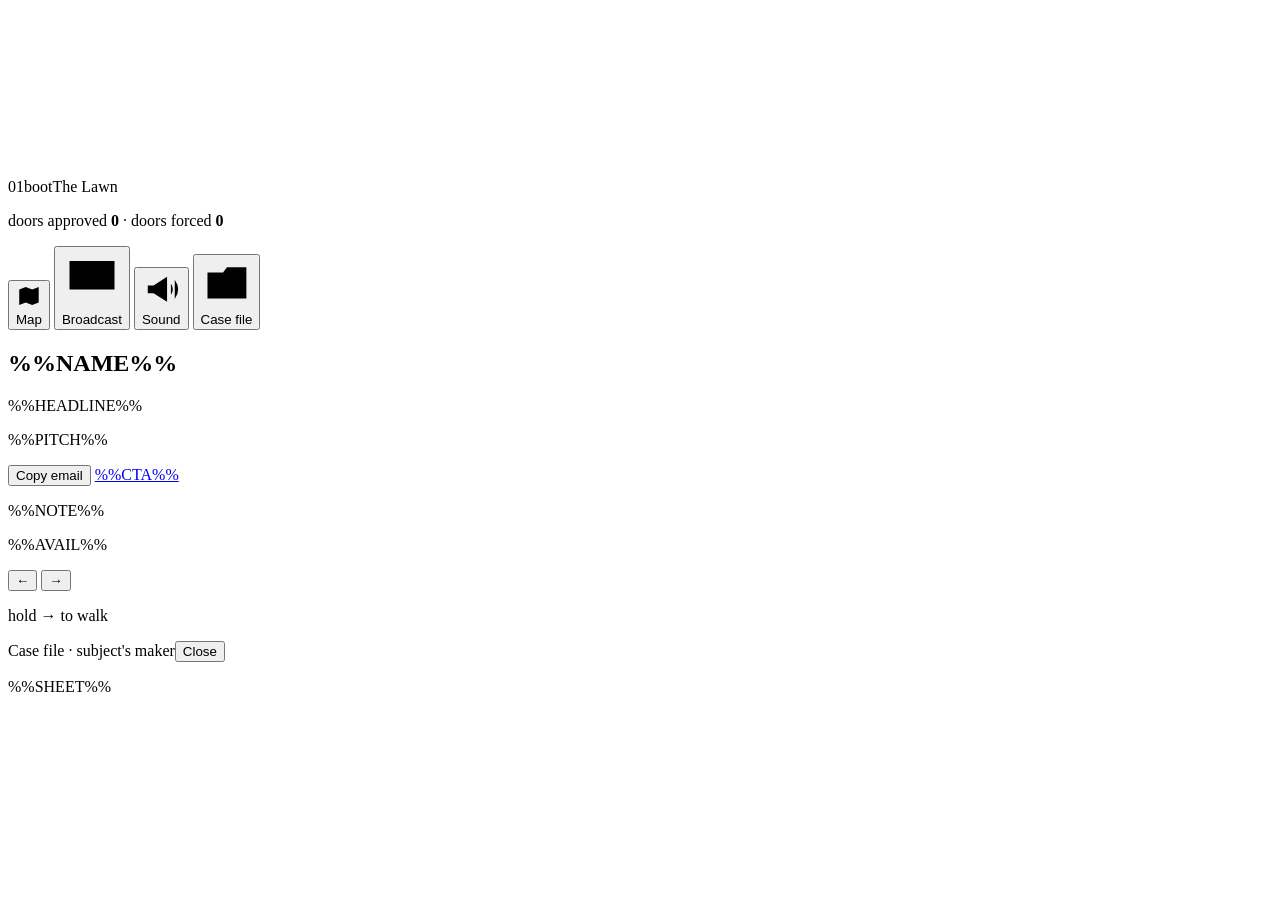
<file: src/template.html>
<!doctype html>
<html lang="en">
<head>
<meta charset="utf-8">
<meta name="viewport" content="width=device-width, initial-scale=1">
<title>%%NAME%% · Staging</title>
<meta name="description" content="%%HEADLINE%%. %%PITCH%%">
<script>document.documentElement.className='js'</script>
<style>%%CSS%%</style>
</head>
<body>
<div id="stage">
  <div id="scene">
    <canvas id="world-canvas" aria-hidden="true"></canvas>
    <div id="world"></div>
    <p id="narr"></p>
  </div>

  <div id="hud">
    <p id="track"><span id="track-no">01</span><span id="track-title">boot</span><span id="track-place">The Lawn</span></p>
    <p id="counter">doors approved <b id="n-approved">0</b> · doors forced <b>0</b></p>
  </div>

  <div id="frame" role="group" aria-label="Controls on the frame">
    <button id="b-map" type="button" title="Map (M)"><svg viewBox="0 0 40 40" aria-hidden="true"><path d="M5 10l10-4 10 4 10-4v24l-10 4-10-4-10 4z M15 6v24 M25 10v24"/></svg><span>Map</span></button>
    <button id="b-cast" type="button" title="Replay the broadcast"><svg viewBox="0 0 40 40" aria-hidden="true"><path d="M5 8h30v19H5z M14 34h12 M20 27v7 M12 14h10 M12 19h16"/></svg><span>Broadcast</span></button>
    <button id="b-horn" type="button" aria-pressed="false" title="Loudspeaker: sound on or off"><svg viewBox="0 0 40 40" aria-hidden="true"><path d="M6 16h6l14-9v26l-14-9H6z"/><path class="waves" d="M30 14q4 6 0 12 M34 10q7 10 0 20"/></svg><span>Sound</span></button>
    <button id="b-file" type="button" title="Case file: the plain CV (?)"><svg viewBox="0 0 40 40" aria-hidden="true"><path d="M5 12h12l3-4h15v24H5z M11 19h18 M11 25h13"/></svg><span>Case file</span></button>
  </div>

  <div id="doorcard" hidden role="group" aria-label="ANI is asking for approval">
    <p class="who">ANI stops and looks at you.</p>
    <code id="door-call">open_door(to: "the hallway")</code>
    <p id="door-key" hidden>key: API_KEY</p>
    <div class="row"><button id="approve" type="button">Approve</button><button id="notyet" type="button">Not yet</button></div>
  </div>

  <aside id="card" hidden aria-label="Details">
    <button id="card-close" type="button" aria-label="Close">×</button>
    <div id="card-body"></div>
  </aside>

  <div id="reader" aria-hidden="true"></div>

  <section id="plate" aria-label="Maker's plate">
    <div class="who">
      <h1>%%NAME%%</h1>
      <p class="headline">%%HEADLINE%%</p>
      <p class="pitch">%%PITCH%%</p>
    </div>
    <div class="acts">
      <button id="copy" type="button">Copy email</button>
      <a id="book" class="book" href="%%MAIL%%">%%CTA%%</a>
      <p class="note">%%NOTE%%</p>
      <p class="avail">%%AVAIL%%</p>
    </div>
  </section>

  <div id="walk" role="group" aria-label="Walk">
    <button id="walk-l" type="button" aria-label="Walk left">←</button>
    <button id="walk-r" type="button" aria-label="Walk right">→</button>
  </div>
  <p id="hint">hold → to walk</p>

  <div id="strip" role="group" aria-label="Tracks"></div>

  <div id="map" hidden role="dialog" aria-modal="true" aria-label="Map of the building">
    <button id="map-close" type="button" aria-label="Close map">×</button>
    <p class="map-head">It was one building all along.</p>
    <div class="plan" id="plan"></div>
    <p class="axis"><span>Feb 2017</span><span>Jul 2026</span></p>
    <p id="map-summary"></p>
    <p class="map-extra"><button id="map-air" type="button">The club craft · nine projects</button><button id="map-cast" type="button">The broadcast · four services</button></p>
  </div>
</div>

<div id="live" class="sr" aria-live="polite"></div>

<section id="cv" aria-labelledby="plain-heading" tabindex="-1">
  <p class="cv-bar"><span>Case file · subject's maker</span><button id="cv-close" type="button">Close</button></p>
  <div id="plain-content">%%SHEET%%</div>
</section>

<script id="cv-data" type="application/json">%%DATA%%</script>
<script>%%JS%%</script>
</body>
</html>
</file>
